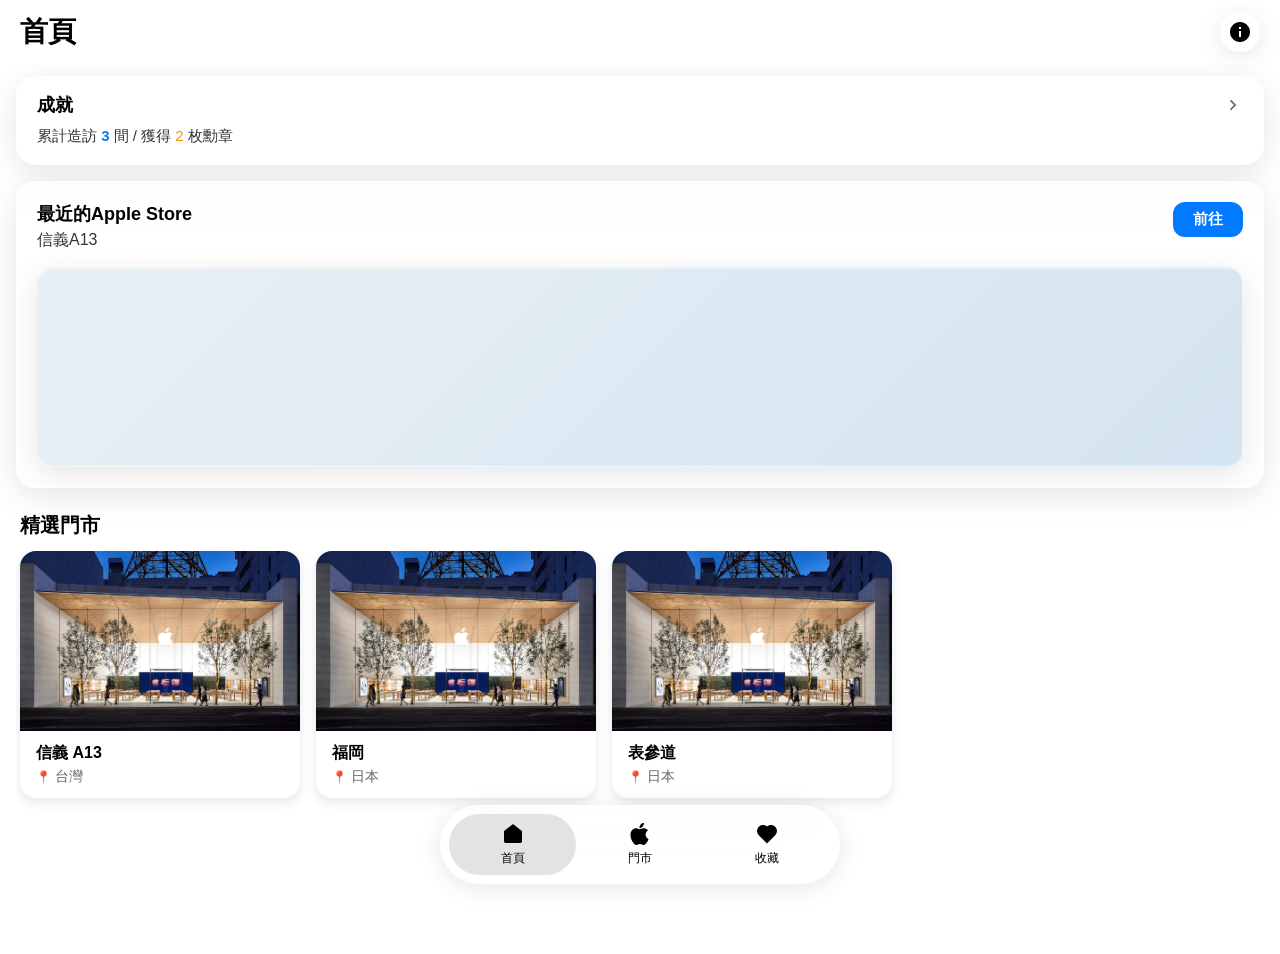
<file: index.html>
<!DOCTYPE html>
<html lang="zh-Hant">
<head>
  <meta charset="UTF-8" />
  <meta name="viewport" content="width=device-width, initial-scale=1.0, user-scalable=no" />
  <meta name="theme-color" content="#ffffff" />
  <meta name="apple-mobile-web-app-capable" content="yes" />
  <meta name="apple-mobile-web-app-status-bar-style" content="default" />
  <meta name="apple-mobile-web-app-title" content="AStore Trip" />
  <title>AStore Trip - 首頁</title>
  <link rel="icon" type="image/png" href="./assets/app_icon.png" />
  <link rel="apple-touch-icon" href="./assets/app_icon.png" />
  <link rel="manifest" href="./manifest.webmanifest" />
  <!-- Google tag (gtag.js) -->
  <script async src="https://www.googletagmanager.com/gtag/js?id=G-KHSHX4ZW1D"></script>
  <script>
    window.dataLayer = window.dataLayer || [];
    function gtag(){dataLayer.push(arguments);}
    gtag('js', new Date());
    gtag('config', 'G-KHSHX4ZW1D');
  </script>
  <link rel="stylesheet" href="./css/base.css" />
  <link rel="stylesheet" href="./css/glass.css" />
  <link rel="stylesheet" href="./css/layout.css" />
  <link rel="stylesheet" href="./css/pwa-update.css" />
  <link rel="stylesheet" href="./css/pwa-install.css" />
</head>
<body>
  <!-- Header -->
  <header class="page-header">
    <h1 class="page-title">首頁</h1>
    <a href="./about.html" class="info-btn" aria-label="資訊">
      <img src="./assets/icon/info.svg" alt="資訊" class="info-icon" />
    </a>
  </header>

  <main class="home-main">
    <!-- 成就卡片 -->
    <section class="achievement-card liquid-glass" onclick="openAchievementsSheet()">
      <div class="achievement-header">
        <span class="achievement-label">成就</span>
        <img src="./assets/icon/arrow_right.svg" alt="前往" class="achievement-arrow" />
      </div>
      <div class="achievement-stats">
        <span>累計造訪 <span class="highlight-blue" id="visitedCount">3</span> 間 / 獲得 <span class="highlight-orange" id="badgeCount">2</span> 枚勳章</span>
      </div>
    </section>

    <!-- 經典產品展示 -->
    <section class="product-showcase" style="display: none;">
      <div class="product-image-wrapper">
        <img id="productImage" src="./assets/placeholders/imac-1998.png" alt="Product" class="product-image" />
      </div>
      <div class="product-info">
        <div id="productYear" class="product-year">1998</div>
        <div id="productName" class="product-name">iMac</div>
      </div>
    </section>

    <!-- 最近的Apple Store -->
    <section class="nearest-store-card liquid-glass">
      <div class="nearest-store-header">
        <div>
          <h3 class="nearest-store-title">最近的Apple Store</h3>
          <p class="nearest-store-subtitle">信義A13</p>
        </div>
        <button class="go-btn">前往</button>
      </div>
      <div class="store-map-container">
        <div class="store-map liquid-glass" id="nearestStoreMapContainer">
          <!-- Google Map iframe 將由 JavaScript 動態生成 -->
        </div>
      </div>
    </section>

    <!-- 精選門市 -->
    <section class="featured-stores">
      <h3 class="featured-stores-title">精選門市</h3>
      <div class="featured-stores-scroll" id="featuredList">
        <div class="featured-store-card">
          <img src="./assets/placeholders/store-1.jpg" alt="信義 A13" />
          <div class="featured-store-info">
            <h4>信義 A13</h4>
            <p><span class="pin-icon">📍</span> 台灣</p>
          </div>
        </div>
        <div class="featured-store-card">
          <img src="assets/placeholders/store-1.jpg" alt="福岡" />
          <div class="featured-store-info">
            <h4>福岡</h4>
            <p><span class="pin-icon">📍</span> 日本</p>
          </div>
        </div>
        <div class="featured-store-card">
          <img src="assets/placeholders/store-1.jpg" alt="表參道" />
          <div class="featured-store-info">
            <h4>表參道</h4>
            <p><span class="pin-icon">📍</span> 日本</p>
          </div>
        </div>
      </div>
    </section>
  </main>

  <!-- 底部導覽列 -->
  <nav class="bottom-nav liquid-glass">
    <a href="./index.html" class="nav-item active">
      <span class="nav-icon"><img src="./assets/icon/home.svg" alt="首頁" /></span>
      <span class="nav-label">首頁</span>
    </a>
    <a href="./stores.html" class="nav-item">
      <span class="nav-icon"><img src="./assets/icon/apple.svg" alt="門市" /></span>
      <span class="nav-label">門市</span>
    </a>
    <a href="./favorites.html" class="nav-item">
      <span class="nav-icon"><img src="./assets/icon/favorites.svg" alt="收藏" /></span>
      <span class="nav-label">收藏</span>
    </a>
  </nav>

  <script src="./js/data.js"></script>
  <script src="./js/main.js"></script>
  <script src="./js/pwa-update.js"></script>
  <script src="./js/pwa-install.js"></script>
  <script>
    // Register Service Worker for PWA
    if ('serviceWorker' in navigator) {
      window.addEventListener('load', () => {
        navigator.serviceWorker.register('./sw.js')
          .then(reg => console.log('Service Worker registered:', reg))
          .catch(err => console.error('Service Worker registration failed:', err));
      });
    }

    function openAchievementsSheet() {
      window.location.href = './achievements.html';
    }
  </script>
</body>
</html>
</file>
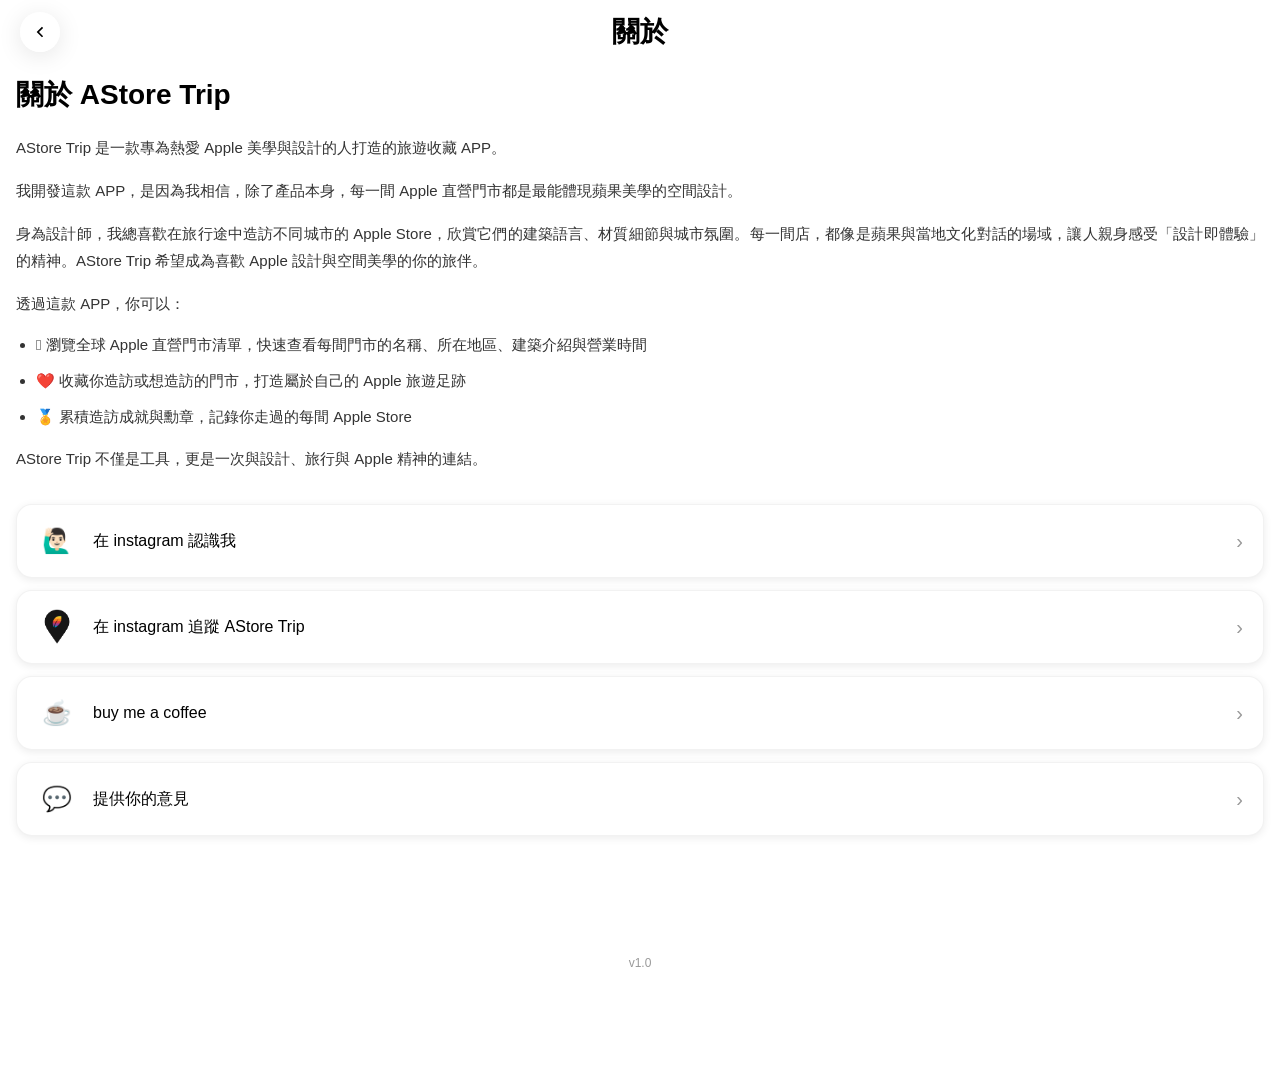
<file: about.html>
<!DOCTYPE html>
<html lang="zh-Hant">
<head>
  <meta charset="UTF-8" />
  <meta name="viewport" content="width=device-width, initial-scale=1.0, user-scalable=no" />
  <meta name="theme-color" content="#ffffff" />
  <meta name="apple-mobile-web-app-capable" content="yes" />
  <meta name="apple-mobile-web-app-status-bar-style" content="default" />
  <meta name="apple-mobile-web-app-title" content="AStore Trip" />
  <title>AStore Trip - 關於</title>
  <link rel="icon" type="image/png" href="./assets/app_icon.png" />
  <link rel="apple-touch-icon" href="./assets/app_icon.png" />
  <link rel="manifest" href="./manifest.webmanifest" />
  <!-- Google tag (gtag.js) -->
  <script async src="https://www.googletagmanager.com/gtag/js?id=G-KHSHX4ZW1D"></script>
  <script>
    window.dataLayer = window.dataLayer || [];
    function gtag(){dataLayer.push(arguments);}
    gtag('js', new Date());
    gtag('config', 'G-KHSHX4ZW1D');
  </script>
  <link rel="stylesheet" href="./css/base.css" />
  <link rel="stylesheet" href="./css/glass.css" />
  <link rel="stylesheet" href="./css/layout.css" />
  <link rel="stylesheet" href="./css/pwa-update.css" />
  <link rel="stylesheet" href="./css/pwa-install.css" />
</head>
<body>
  <!-- Header -->
  <header class="page-header">
    <a class="back-btn" href="./index.html" aria-label="返回">
      <img src="./assets/icon/arrow_left.svg" alt="返回" class="back-icon" />
    </a>
    <h1 class="page-title" style="flex: 1; text-align: center;">關於</h1>
    <div style="width: 40px;"></div> <!-- 占位，保持标题居中 -->
  </header>

  <main class="about-main">
    <!-- 關於 AStore Trip -->
    <section class="about-section">
      <h2 class="about-title">關於 AStore Trip</h2>
      <div class="about-content">
        <p>AStore Trip 是一款專為熱愛 Apple 美學與設計的人打造的旅遊收藏 APP。</p>
        <p>我開發這款 APP，是因為我相信，除了產品本身，每一間 Apple 直營門市都是最能體現蘋果美學的空間設計。</p>
        <p>身為設計師，我總喜歡在旅行途中造訪不同城市的 Apple Store，欣賞它們的建築語言、材質細節與城市氛圍。每一間店，都像是蘋果與當地文化對話的場域，讓人親身感受「設計即體驗」的精神。AStore Trip 希望成為喜歡 Apple 設計與空間美學的你的旅伴。</p>
        <p>透過這款 APP，你可以：</p>
        <ul class="about-features">
          <li> 瀏覽全球 Apple 直營門市清單，快速查看每間門市的名稱、所在地區、建築介紹與營業時間</li>
          <li>❤️ 收藏你造訪或想造訪的門市，打造屬於自己的 Apple 旅遊足跡</li>
          <li>🏅 累積造訪成就與勳章，記錄你走過的每間 Apple Store</li>
        </ul>
        <p>AStore Trip 不僅是工具，更是一次與設計、旅行與 Apple 精神的連結。</p>
      </div>
    </section>

    <!-- 外部連結 -->
    <section class="about-links">
      <a href="https://instagram.com/jerry10jerry10" target="_blank" rel="noopener" class="link-card">
        <div class="link-icon">🙋🏻‍♂️</div>
        <div class="link-content">
          <h3 class="link-title">在 instagram 認識我</h3>
        </div>
        <div class="link-arrow">›</div>
      </a>
      <a href="https://www.instagram.com/astoretrip" target="_blank" rel="noopener" class="link-card">
        <div class="link-icon">
          <img src="./assets/app_icon.png" alt="AStore Trip" width="40" height="40" />
        </div>
        <div class="link-content">
          <h3 class="link-title">在 instagram 追蹤 AStore Trip</h3>
        </div>
        <div class="link-arrow">›</div>
      </a>
      <a href="https://buymeacoffee.com/jerryjhang" target="_blank" rel="noopener" class="link-card">
        <div class="link-icon">☕</div>
        <div class="link-content">
          <h3 class="link-title">buy me a coffee</h3>
        </div>
        <div class="link-arrow">›</div>
      </a>
      <a href="https://forms.gle/gA3AZcMZrPBkQu5i9" target="_blank" rel="noopener" class="link-card">
        <div class="link-icon">💬</div>
        <div class="link-content">
          <h3 class="link-title">提供你的意見</h3>
        </div>
        <div class="link-arrow">›</div>
      </a>
    </section>
  </main>

  <!-- 版本號 -->
  <div class="app-version" id="appVersion"></div>

  <script src="./js/data.js"></script>
  <script src="./js/pwa-update.js"></script>
  <script src="./js/pwa-install.js"></script>
  <script>
    // Register Service Worker for PWA
    if ('serviceWorker' in navigator) {
      window.addEventListener('load', () => {
        navigator.serviceWorker.register('./sw.js')
          .then(reg => console.log('Service Worker registered:', reg))
          .catch(err => console.error('Service Worker registration failed:', err));
      });
    }

    // 顯示版本號
    async function displayVersion() {
      try {
        const response = await fetch('./sw.js');
        const text = await response.text();
        const versionMatch = text.match(/const APP_VERSION = ['"]([^'"]+)['"]/);
        if (versionMatch && versionMatch[1]) {
          const versionEl = document.getElementById('appVersion');
          if (versionEl) {
            versionEl.textContent = versionMatch[1];
          }
        }
      } catch (error) {
        console.error('Failed to load version:', error);
        // 如果無法讀取，使用默認值
        const versionEl = document.getElementById('appVersion');
        if (versionEl) {
          versionEl.textContent = 'v1.0';
        }
      }
    }

    displayVersion();
  </script>
</body>
</html>
</file>
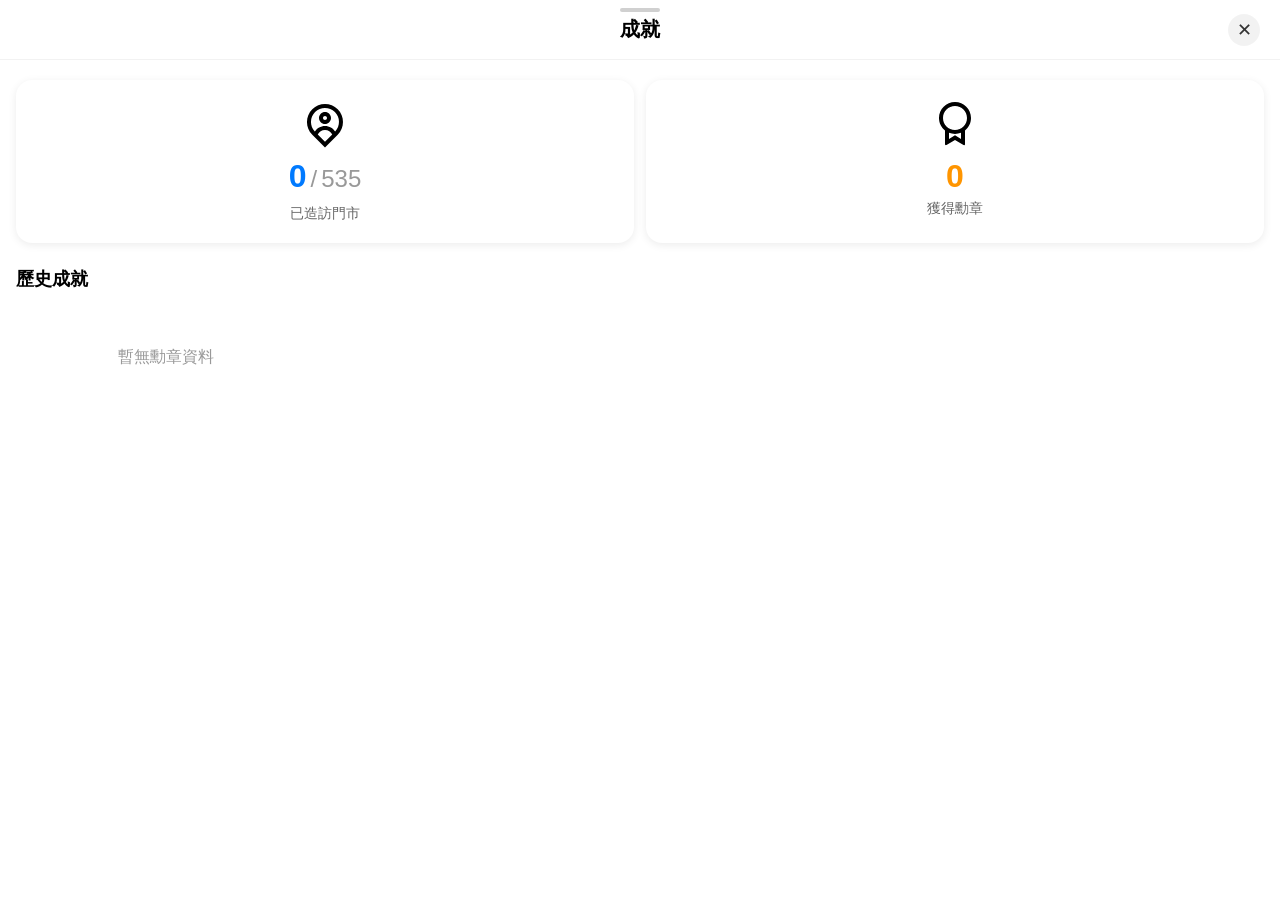
<file: achievements.html>
<!DOCTYPE html>
<html lang="zh-Hant">
<head>
  <meta charset="UTF-8" />
  <meta name="viewport" content="width=device-width, initial-scale=1.0, user-scalable=no" />
  <meta name="theme-color" content="#ffffff" />
  <meta name="apple-mobile-web-app-capable" content="yes" />
  <meta name="apple-mobile-web-app-status-bar-style" content="default" />
  <meta name="apple-mobile-web-app-title" content="AStore Trip" />
  <title>AStore Trip - 成就</title>
  <link rel="icon" type="image/png" href="./assets/app_icon.png" />
  <link rel="apple-touch-icon" href="./assets/app_icon.png" />
  <link rel="manifest" href="./manifest.webmanifest" />
  <!-- Google tag (gtag.js) -->
  <script async src="https://www.googletagmanager.com/gtag/js?id=G-KHSHX4ZW1D"></script>
  <script>
    window.dataLayer = window.dataLayer || [];
    function gtag(){dataLayer.push(arguments);}
    gtag('js', new Date());
    gtag('config', 'G-KHSHX4ZW1D');
  </script>
  <link rel="stylesheet" href="./css/base.css" />
  <link rel="stylesheet" href="./css/glass.css" />
  <link rel="stylesheet" href="./css/layout.css" />
  <link rel="stylesheet" href="./css/pwa-update.css" />
  <link rel="stylesheet" href="./css/pwa-install.css" />
</head>
<body>
  <!-- Sheet 背景遮罩 -->
  <div class="sheet-backdrop" id="sheetBackdrop"></div>

  <!-- Sheet 容器 -->
  <div class="achievement-sheet" id="achievementSheet">
    <!-- Sheet Header -->
    <div class="sheet-header">
      <div class="sheet-handle"></div>
      <h1 class="sheet-title">成就</h1>
      <button class="sheet-close-btn" id="sheetCloseBtn" aria-label="關閉">
        <span class="close-icon">✕</span>
      </button>
    </div>

    <main class="achievements-main">
      <!-- 成就統計卡片 -->
      <section class="achievement-summary">
        <div class="summary-cards">
          <div class="summary-card">
            <div class="summary-icon">
              <img src="./assets/icon/Checkin.svg" alt="已造訪門市" />
            </div>
            <div class="summary-number-row">
              <div class="summary-card__number highlight-blue" id="achVisitedCount">3</div>
              <div class="summary-card__divider">/</div>
              <div class="summary-card__total">535</div>
            </div>
            <div class="summary-card__label">已造訪門市</div>
          </div>
          <div class="summary-card">
            <div class="summary-icon">
              <img src="./assets/icon/Achievement.svg" alt="獲得勳章" />
            </div>
            <div class="summary-card__number highlight-orange" id="achBadgeCount">2</div>
            <div class="summary-card__label">獲得勳章</div>
          </div>
        </div>
      </section>

      <!-- 歷史成就 -->
      <section class="historical-achievements">
        <h2 class="section-title">歷史成就</h2>
        <div class="country-flags-grid" id="countryFlagsGrid">
          <!-- Loading 狀態 -->
          <div class="medals-loading" id="medalsLoading">
            <div class="loading-spinner"></div>
            <div class="loading-text">載入中...</div>
          </div>
          <!-- 勳章將由 JavaScript 動態生成 -->
        </div>
      </section>
    </main>
  </div>

  <script src="./js/data.js"></script>
  <script src="./js/achievements.js"></script>
  <script src="./js/pwa-update.js"></script>
  <script src="./js/pwa-install.js"></script>
  <script>
    // Sheet 動畫和關閉功能
    document.addEventListener('DOMContentLoaded', () => {
      const sheet = document.getElementById('achievementSheet');
      const backdrop = document.getElementById('sheetBackdrop');
      const closeBtn = document.getElementById('sheetCloseBtn');

      // 顯示 sheet（從下往上動畫）
      setTimeout(() => {
        sheet.classList.add('show');
        backdrop.classList.add('show');
      }, 10);

      // 關閉 sheet
      function closeSheet() {
        sheet.classList.remove('show');
        backdrop.classList.remove('show');
        setTimeout(() => {
          window.history.back();
        }, 300);
      }

      if (closeBtn) {
        closeBtn.addEventListener('click', closeSheet);
      }

      if (backdrop) {
        backdrop.addEventListener('click', closeSheet);
      }

      // 初始化頁面
      if (window.AchievementsPage) {
        window.AchievementsPage.init();
      }

      // Register Service Worker for PWA
      if ('serviceWorker' in navigator) {
        navigator.serviceWorker.register('./sw.js')
          .then(reg => console.log('Service Worker registered:', reg))
          .catch(err => console.error('Service Worker registration failed:', err));
      }
    });
  </script>
</body>
</html>
</file>
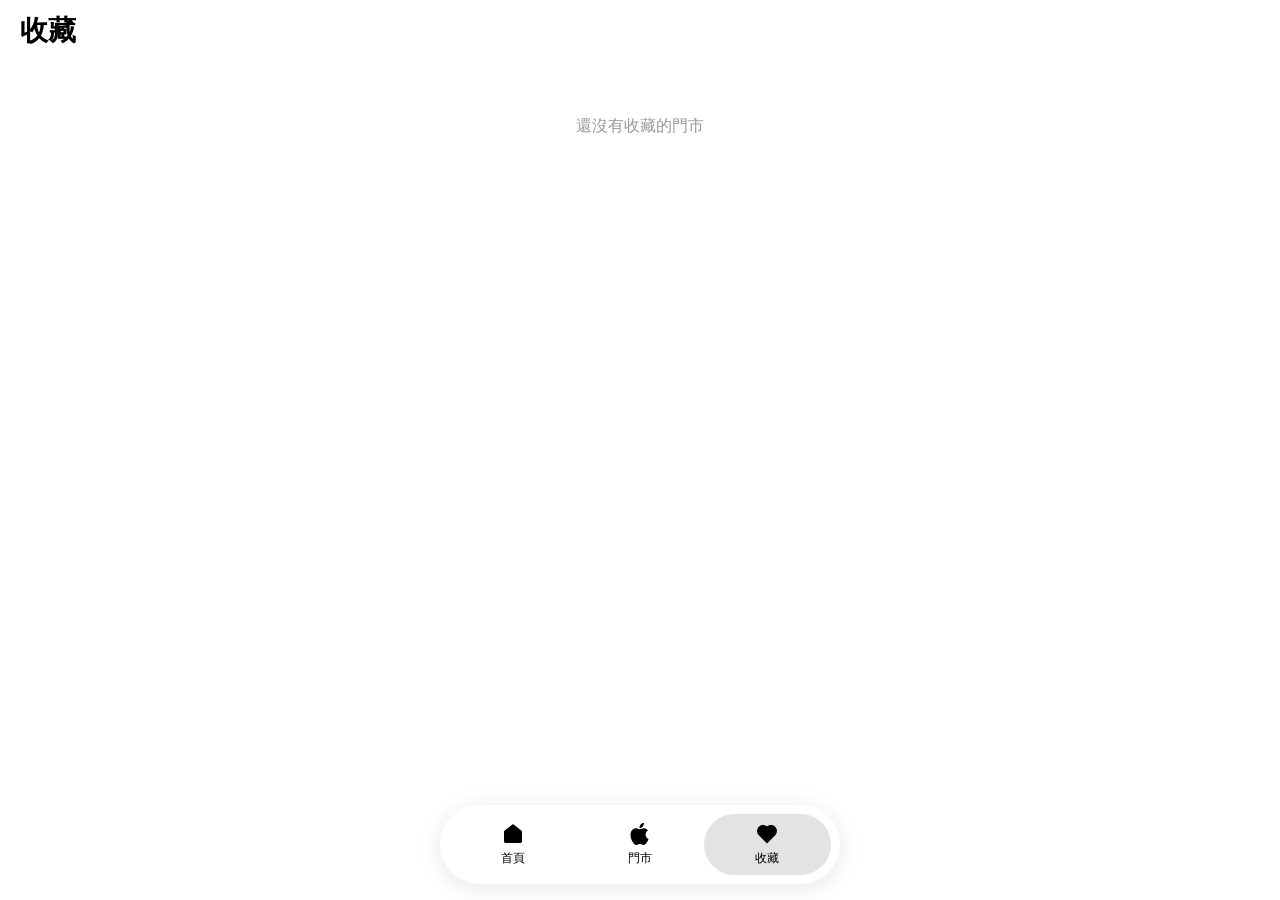
<file: favorites.html>
<!DOCTYPE html>
<html lang="zh-Hant">
<head>
  <meta charset="UTF-8" />
  <meta name="viewport" content="width=device-width, initial-scale=1.0, user-scalable=no" />
  <meta name="theme-color" content="#ffffff" />
  <meta name="apple-mobile-web-app-capable" content="yes" />
  <meta name="apple-mobile-web-app-status-bar-style" content="default" />
  <meta name="apple-mobile-web-app-title" content="AStore Trip" />
  <title>AStore Trip - 收藏</title>
  <link rel="icon" type="image/png" href="./assets/app_icon.png" />
  <link rel="apple-touch-icon" href="./assets/app_icon.png" />
  <link rel="manifest" href="./manifest.webmanifest" />
  <!-- Google tag (gtag.js) -->
  <script async src="https://www.googletagmanager.com/gtag/js?id=G-KHSHX4ZW1D"></script>
  <script>
    window.dataLayer = window.dataLayer || [];
    function gtag(){dataLayer.push(arguments);}
    gtag('js', new Date());
    gtag('config', 'G-KHSHX4ZW1D');
  </script>
  <link rel="stylesheet" href="./css/base.css" />
  <link rel="stylesheet" href="./css/glass.css" />
  <link rel="stylesheet" href="./css/layout.css" />
  <link rel="stylesheet" href="./css/pwa-update.css" />
  <link rel="stylesheet" href="./css/pwa-install.css" />
</head>
<body>
  <!-- Header -->
  <header class="page-header">
    <h1 class="page-title">收藏</h1>
  </header>

  <main class="favorites-main">
    <!-- 收藏門市列表 -->
    <div class="favorites-grid" id="favoritesGrid">
      <!-- 門市卡片將由 JavaScript 動態生成 -->
    </div>
  </main>

  <!-- 底部導覽列 -->
  <nav class="bottom-nav liquid-glass">
    <a href="./index.html" class="nav-item">
      <span class="nav-icon"><img src="./assets/icon/home.svg" alt="首頁" /></span>
      <span class="nav-label">首頁</span>
    </a>
    <a href="./stores.html" class="nav-item">
      <span class="nav-icon"><img src="./assets/icon/apple.svg" alt="門市" /></span>
      <span class="nav-label">門市</span>
    </a>
    <a href="./favorites.html" class="nav-item active">
      <span class="nav-icon"><img src="./assets/icon/favorites.svg" alt="收藏" /></span>
      <span class="nav-label">收藏</span>
    </a>
  </nav>

  <script src="./js/data.js"></script>
  <script src="./js/favorites.js"></script>
  <script src="./js/pwa-update.js"></script>
  <script src="./js/pwa-install.js"></script>
  <script>
    // Register Service Worker for PWA
    if ('serviceWorker' in navigator) {
      window.addEventListener('load', () => {
        navigator.serviceWorker.register('./sw.js')
          .then(reg => console.log('Service Worker registered:', reg))
          .catch(err => console.error('Service Worker registration failed:', err));
      });
    }
  </script>
</body>
</html>
</file>
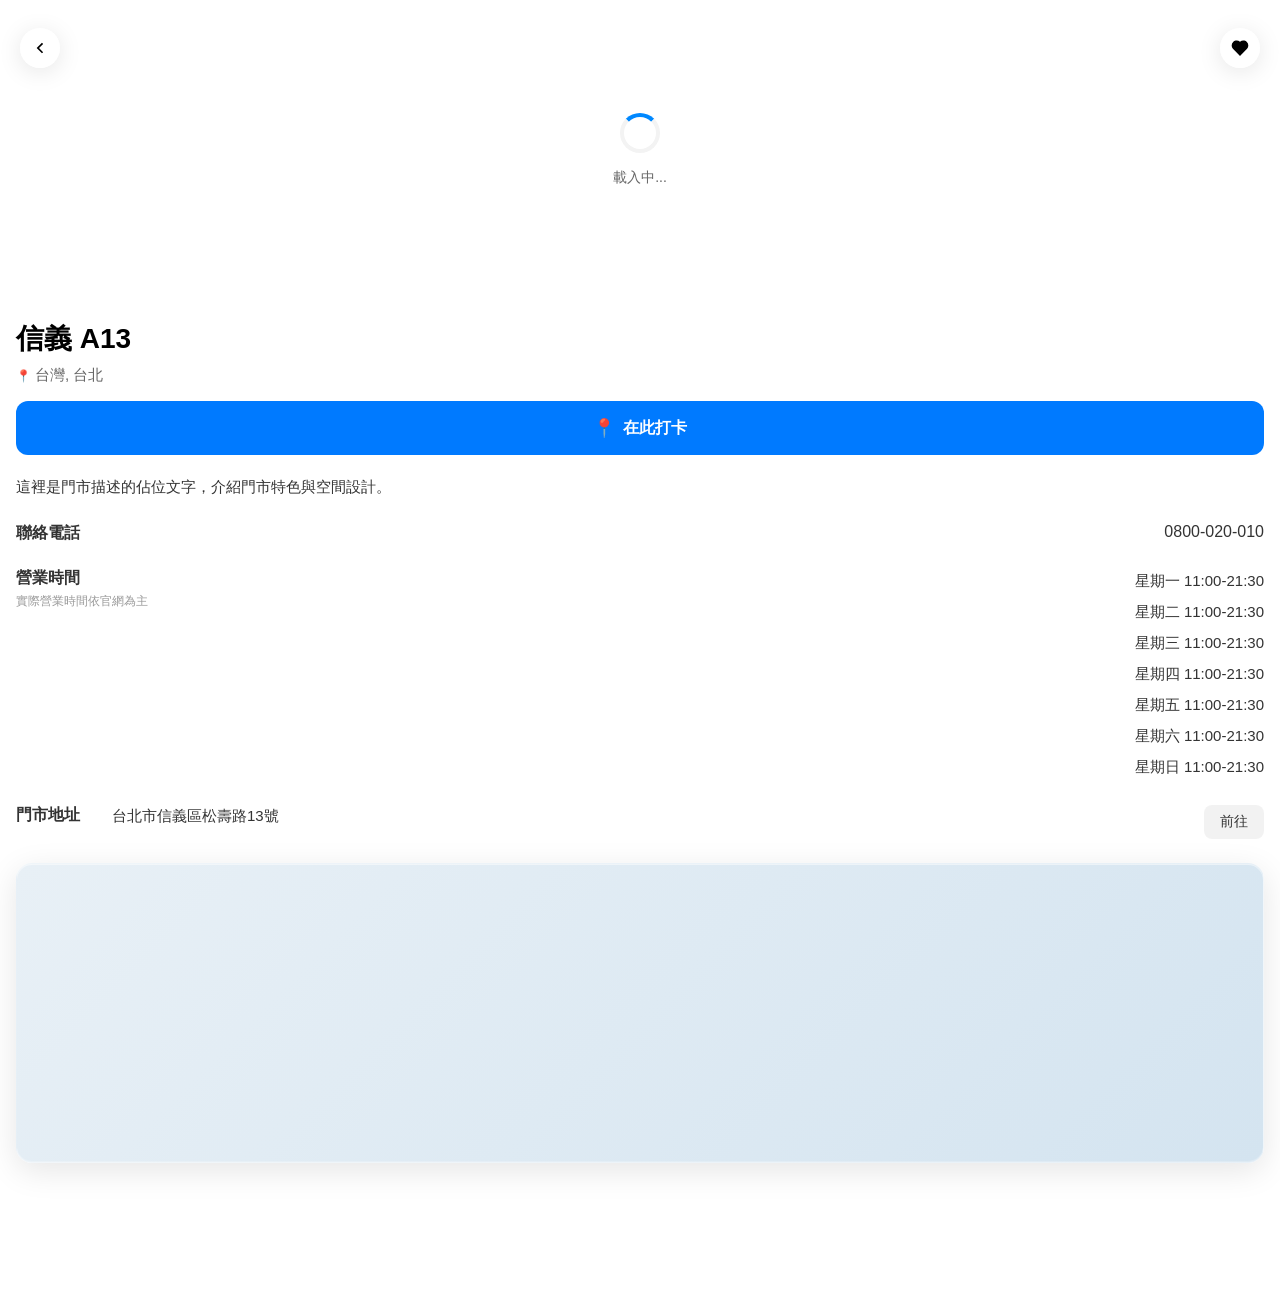
<file: storepage.html>
<!DOCTYPE html>
<html lang="zh-Hant">
<head>
  <meta charset="UTF-8" />
  <meta name="viewport" content="width=device-width, initial-scale=1.0, user-scalable=no" />
  <meta name="theme-color" content="#ffffff" />
  <meta name="apple-mobile-web-app-capable" content="yes" />
  <meta name="apple-mobile-web-app-status-bar-style" content="default" />
  <meta name="apple-mobile-web-app-title" content="AStore Trip" />
  <title>AStore Trip - 門市資訊</title>
  <link rel="icon" type="image/png" href="./assets/app_icon.png" />
  <link rel="apple-touch-icon" href="./assets/app_icon.png" />
  <link rel="manifest" href="./manifest.webmanifest" />
  <!-- Google tag (gtag.js) -->
  <script async src="https://www.googletagmanager.com/gtag/js?id=G-KHSHX4ZW1D"></script>
  <script>
    window.dataLayer = window.dataLayer || [];
    function gtag(){dataLayer.push(arguments);}
    gtag('js', new Date());
    gtag('config', 'G-KHSHX4ZW1D');
  </script>
  <link rel="stylesheet" href="./css/base.css" />
  <link rel="stylesheet" href="./css/glass.css" />
  <link rel="stylesheet" href="./css/layout.css" />
  <link rel="stylesheet" href="./css/pwa-update.css" />
  <link rel="stylesheet" href="./css/pwa-install.css" />
</head>
<body>
  <!-- Header - 透明效果，覆盖在图片上 -->
  <header class="store-header">
    <a class="back-btn" href="./stores.html" aria-label="返回">
      <img src="./assets/icon/arrow_left.svg" alt="返回" class="back-icon" />
    </a>
    <button class="favorite-header-btn" id="headerFavoriteBtn" aria-label="收藏">
      <img src="./assets/icon/favorites.svg" alt="收藏" class="favorite-icon" id="headerFavoriteIcon" />
    </button>
  </header>

  <main class="storepage-main">
    <!-- Hero 圖輪播 -->
    <section class="store-hero">
      <div class="carousel-container" id="carouselContainer">
        <!-- 圖片區域 Loading 遮罩 -->
        <div class="carousel-loading" id="carouselLoading">
          <div class="loading-spinner"></div>
          <div class="loading-text">載入中...</div>
        </div>
        <div class="carousel-track" id="carouselTrack">
          <!-- 圖片將由 JavaScript 動態生成 -->
        </div>
      </div>
      <div class="carousel-indicators" id="carouselIndicators">
        <!-- 指示器將由 JavaScript 動態生成 -->
      </div>
    </section>

    <!-- 商店名稱和位置 -->
    <section class="store-title-section">
      <h2 id="storeName" class="store-name">信義 A13</h2>
      <p class="store-location">
        <span class="pin-icon">📍</span>
        <span id="storeLocation">台灣, 台北</span>
      </p>
    </section>

    <!-- 打卡按鈕 -->
    <section class="checkin-section">
      <button id="btnCheckin" class="checkin-btn">
        <span class="checkin-icon">📍</span>
        <span class="checkin-text">在此打卡</span>
      </button>
      <div class="checkin-success" id="checkinSuccess" style="display: none;">
        <div class="checkin-success-row">
          <button class="checkin-btn checkin-btn-success">
            <span class="checkin-icon">✓</span>
            <span class="checkin-text">打卡成功</span>
          </button>
          <button id="btnVerifyLocation" class="verify-location-btn" style="display: none;" aria-label="驗證定位">
            <img src="./assets/icon/gpscheck.svg" alt="驗證定位" class="verify-icon" />
          </button>
        </div>
        <p class="checkin-date" id="checkinDate">
          <span id="checkinDateText"></span>
          <img id="verifiedBadge" src="./assets/icon/badge.svg" alt="驗證成功" class="verified-badge" style="display: none;" />
        </p>
      </div>
    </section>

    <!-- Toast 提示 -->
    <div class="toast" id="toast" style="display: none;">
      <span id="toastMessage"></span>
    </div>

    <!-- 恭喜獲得勳章彈窗 -->
    <div class="medal-congrats-modal" id="medalCongratsModal" style="display: none;">
      <div class="medal-congrats-backdrop"></div>
      <div class="medal-congrats-content">
        <h3 class="medal-congrats-title">恭喜獲得新勳章！</h3>
        <div class="medal-congrats-medal" id="medalCongratsMedal">
          <!-- 勳章將由 JavaScript 動態生成 -->
        </div>
        <p class="medal-congrats-name" id="medalCongratsName"></p>
        <div class="medal-congrats-actions">
          <button class="medal-congrats-btn secondary" id="medalCongratsClose">我知道了</button>
          <button class="medal-congrats-btn primary" id="medalCongratsView">查看成就</button>
        </div>
      </div>
    </div>

    <!-- 商店描述 -->
    <section class="store-description">
      <p id="storeDesc">這裡是門市描述的佔位文字，介紹門市特色與空間設計。</p>
    </section>

    <!-- 聯絡電話 -->
    <section class="store-contact">
      <div class="info-row">
        <h3 class="section-label">聯絡電話</h3>
        <p class="contact-phone" id="storePhone">0800-020-010</p>
      </div>
    </section>

    <!-- 營業時間 -->
    <section class="store-hours-section">
      <div class="info-row">
        <div class="section-label-wrapper">
          <h3 class="section-label">營業時間</h3>
          <p class="hours-note">實際營業時間依官網為主</p>
        </div>
        <div class="hours-list" id="storeHours">
          <div class="hours-item">星期一 11:00-21:30</div>
          <div class="hours-item">星期二 11:00-21:30</div>
          <div class="hours-item">星期三 11:00-21:30</div>
          <div class="hours-item">星期四 11:00-21:30</div>
          <div class="hours-item">星期五 11:00-21:30</div>
          <div class="hours-item">星期六 11:00-21:30</div>
          <div class="hours-item">星期日 11:00-21:30</div>
        </div>
      </div>
    </section>

    <!-- 門市地址 -->
    <section class="store-address-section">
      <div class="info-row">
        <h3 class="section-label">門市地址</h3>
        <div class="address-content">
          <p class="store-address" id="storeAddress">台北市信義區松壽路13號</p>
          <a id="btnNavigate" class="navigate-btn" href="#" target="_blank" rel="noopener">前往</a>
        </div>
      </div>
    </section>

    <!-- 地圖 -->
    <section class="store-map-section">
      <div class="store-map liquid-glass" id="storeMapContainer">
        <!-- Google Map iframe 將由 JavaScript 動態生成 -->
      </div>
    </section>
  </main>

  <script src="./js/data.js"></script>
  <script src="./js/storeDetail.js"></script>
  <script src="./js/pwa-update.js"></script>
  <script src="./js/pwa-install.js"></script>
  <script>
    // Register Service Worker for PWA
    if ('serviceWorker' in navigator) {
      window.addEventListener('load', () => {
        navigator.serviceWorker.register('./sw.js')
          .then(reg => console.log('Service Worker registered:', reg))
          .catch(err => console.error('Service Worker registration failed:', err));
      });
    }

    if (window.StoreDetailPage) {
      window.StoreDetailPage.init();
    }
  </script>
</body>
</html>
</file>
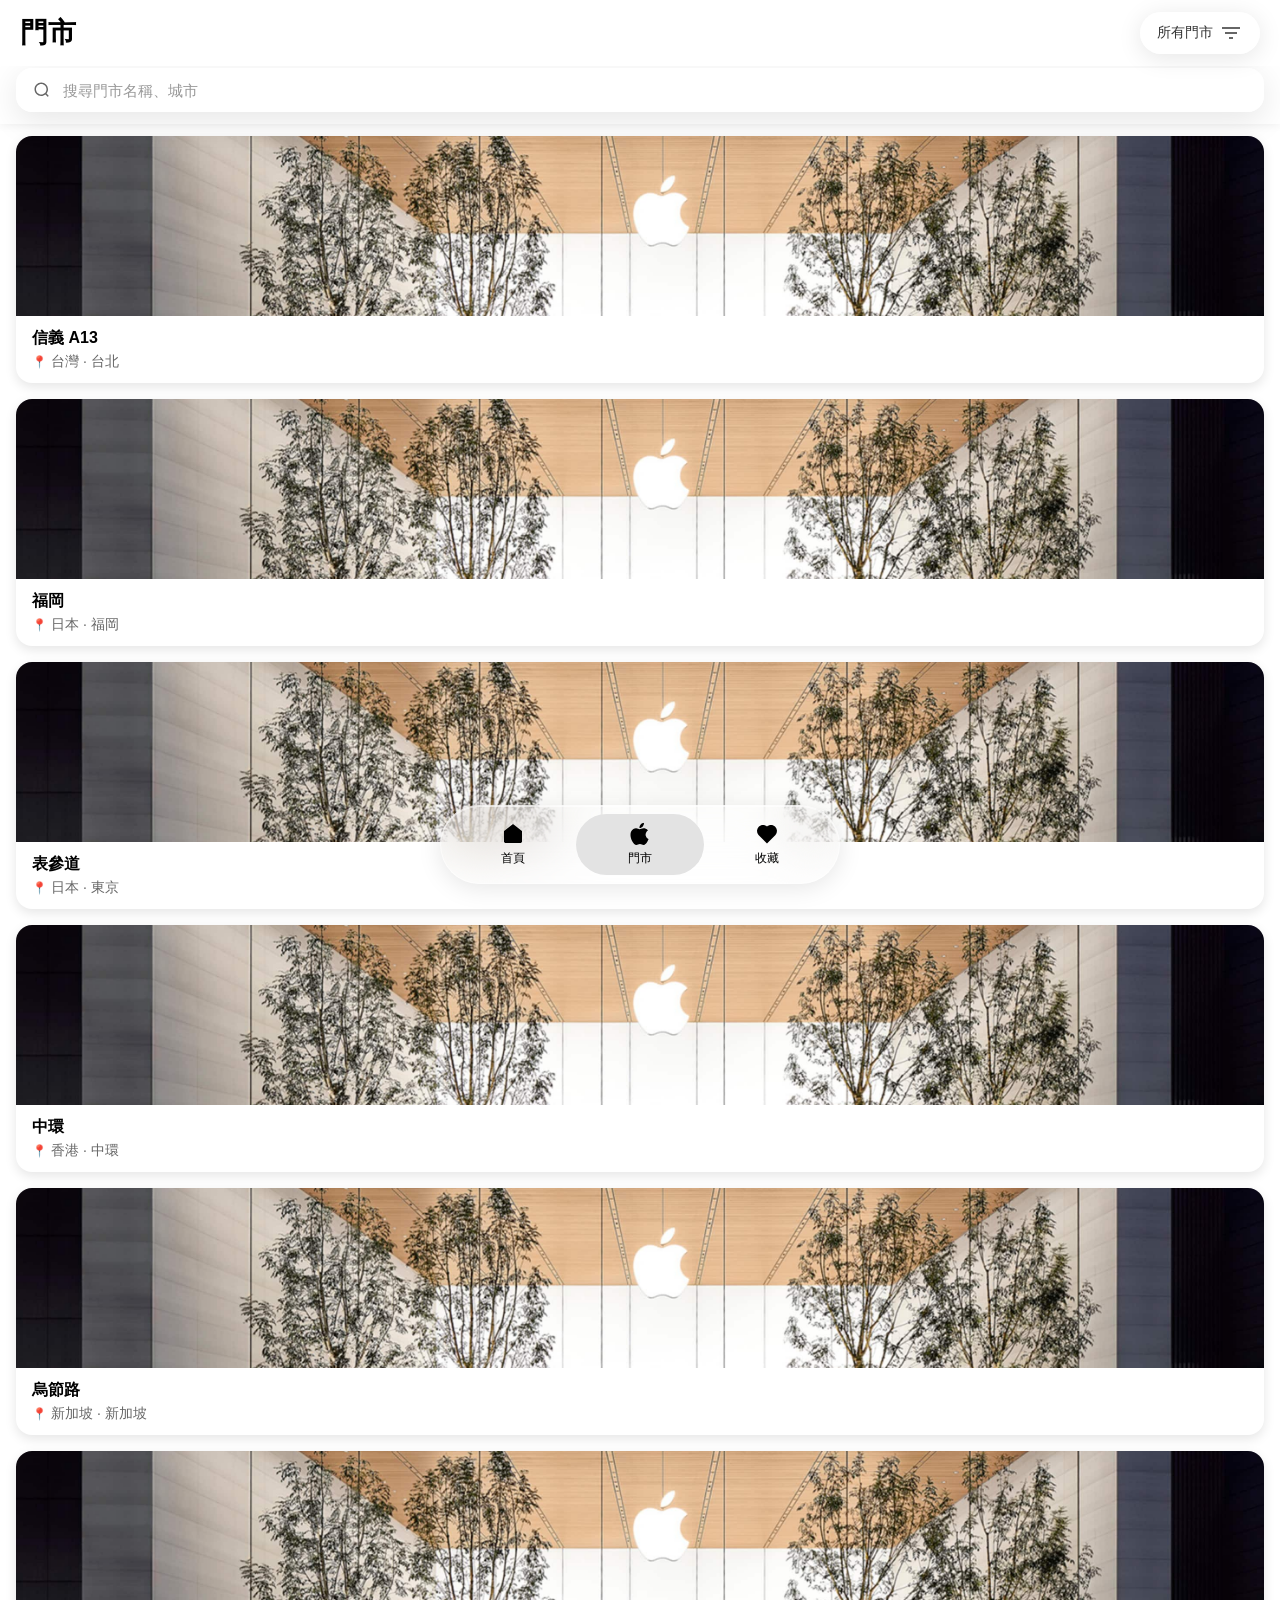
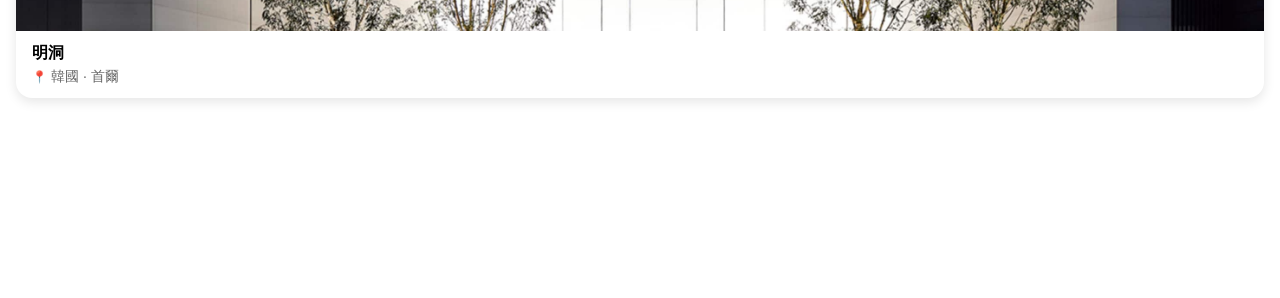
<file: stores.html>
<!DOCTYPE html>
<html lang="zh-Hant">
<head>
  <meta charset="UTF-8" />
  <meta name="viewport" content="width=device-width, initial-scale=1.0, user-scalable=no" />
  <meta name="theme-color" content="#ffffff" />
  <meta name="apple-mobile-web-app-capable" content="yes" />
  <meta name="apple-mobile-web-app-status-bar-style" content="default" />
  <meta name="apple-mobile-web-app-title" content="AStore Trip" />
  <title>AStore Trip - 門市</title>
  <link rel="icon" type="image/png" href="./assets/app_icon.png" />
  <link rel="apple-touch-icon" href="./assets/app_icon.png" />
  <link rel="manifest" href="./manifest.webmanifest" />
  <!-- Google tag (gtag.js) -->
  <script async src="https://www.googletagmanager.com/gtag/js?id=G-KHSHX4ZW1D"></script>
  <script>
    window.dataLayer = window.dataLayer || [];
    function gtag(){dataLayer.push(arguments);}
    gtag('js', new Date());
    gtag('config', 'G-KHSHX4ZW1D');
  </script>
  <link rel="stylesheet" href="./css/base.css" />
  <link rel="stylesheet" href="./css/glass.css" />
  <link rel="stylesheet" href="./css/layout.css" />
  <link rel="stylesheet" href="./css/pwa-update.css" />
  <link rel="stylesheet" href="./css/pwa-install.css" />
</head>
<body>
  <!-- Header -->
  <header class="page-header">
    <h1 class="page-title">門市</h1>
    <div class="header-actions">
      <button class="filter-btn" id="filterBtn" aria-label="篩選">
        <span class="filter-text">所有門市</span>
        <img src="./assets/icon/filter.svg" alt="篩選" class="filter-icon" />
      </button>
      <!-- 下拉選單 -->
      <div class="filter-dropdown" id="filterDropdown">
        <div class="dropdown-item active" data-region="all">
          <span>所有門市</span>
          <span class="check-icon">✓</span>
        </div>
        <div class="dropdown-item" data-region="tw">
          <span>台灣</span>
          <span class="check-icon" style="display: none;">✓</span>
        </div>
        <div class="dropdown-item" data-region="au">
          <span>澳洲</span>
          <span class="check-icon" style="display: none;">✓</span>
        </div>
        <div class="dropdown-item" data-region="at">
          <span>奧地利</span>
          <span class="check-icon" style="display: none;">✓</span>
        </div>
        <div class="dropdown-item" data-region="be">
          <span>比利時</span>
          <span class="check-icon" style="display: none;">✓</span>
        </div>
        <div class="dropdown-item" data-region="br">
          <span>巴西</span>
          <span class="check-icon" style="display: none;">✓</span>
        </div>
        <div class="dropdown-item" data-region="ca">
          <span>加拿大</span>
          <span class="check-icon" style="display: none;">✓</span>
        </div>
        <div class="dropdown-item" data-region="cn">
          <span>中國大陸</span>
          <span class="check-icon" style="display: none;">✓</span>
        </div>
        <div class="dropdown-item" data-region="fr">
          <span>法國</span>
          <span class="check-icon" style="display: none;">✓</span>
        </div>
        <div class="dropdown-item" data-region="de">
          <span>德國</span>
          <span class="check-icon" style="display: none;">✓</span>
        </div>
        <div class="dropdown-item" data-region="hk">
          <span>香港</span>
          <span class="check-icon" style="display: none;">✓</span>
        </div>
        <div class="dropdown-item" data-region="in">
          <span>印度</span>
          <span class="check-icon" style="display: none;">✓</span>
        </div>
        <div class="dropdown-item" data-region="it">
          <span>義大利</span>
          <span class="check-icon" style="display: none;">✓</span>
        </div>
        <div class="dropdown-item" data-region="jp">
          <span>日本</span>
          <span class="check-icon" style="display: none;">✓</span>
        </div>
        <div class="dropdown-item" data-region="mo">
          <span>澳門</span>
          <span class="check-icon" style="display: none;">✓</span>
        </div>
        <div class="dropdown-item" data-region="my">
          <span>馬來西亞</span>
          <span class="check-icon" style="display: none;">✓</span>
        </div>
        <div class="dropdown-item" data-region="mx">
          <span>墨西哥</span>
          <span class="check-icon" style="display: none;">✓</span>
        </div>
        <div class="dropdown-item" data-region="nl">
          <span>荷蘭</span>
          <span class="check-icon" style="display: none;">✓</span>
        </div>
        <div class="dropdown-item" data-region="sg">
          <span>新加坡</span>
          <span class="check-icon" style="display: none;">✓</span>
        </div>
        <div class="dropdown-item" data-region="kr">
          <span>南韓</span>
          <span class="check-icon" style="display: none;">✓</span>
        </div>
        <div class="dropdown-item" data-region="es">
          <span>西班牙</span>
          <span class="check-icon" style="display: none;">✓</span>
        </div>
        <div class="dropdown-item" data-region="se">
          <span>瑞典</span>
          <span class="check-icon" style="display: none;">✓</span>
        </div>
        <div class="dropdown-item" data-region="ch">
          <span>瑞士</span>
          <span class="check-icon" style="display: none;">✓</span>
        </div>
        <div class="dropdown-item" data-region="th">
          <span>泰國</span>
          <span class="check-icon" style="display: none;">✓</span>
        </div>
        <div class="dropdown-item" data-region="tr">
          <span>土耳其</span>
          <span class="check-icon" style="display: none;">✓</span>
        </div>
        <div class="dropdown-item" data-region="ae">
          <span>阿拉伯聯合大公國</span>
          <span class="check-icon" style="display: none;">✓</span>
        </div>
        <div class="dropdown-item" data-region="us">
          <span>美國</span>
          <span class="check-icon" style="display: none;">✓</span>
        </div>
        <div class="dropdown-item" data-region="gb">
          <span>英國</span>
          <span class="check-icon" style="display: none;">✓</span>
        </div>
      </div>
    </div>
  </header>

  <main class="stores-main">
    <!-- 搜尋欄 -->
    <div class="search-container">
      <div class="search-bar liquid-glass">
        <img src="./assets/icon/search.svg" alt="搜尋" class="search-icon" />
        <input 
          type="text" 
          id="storeSearch" 
          class="search-input" 
          placeholder="搜尋門市名稱、城市"
        />
      </div>
    </div>

    <!-- 商店列表 -->
    <div class="stores-list-container">
      <!-- Loading 狀態 -->
      <div class="stores-loading" id="storesLoading">
        <div class="loading-spinner"></div>
        <div class="loading-text">載入中...</div>
      </div>
      <div class="stores-list" id="storesList" style="display: none;">
        <!-- 商店卡片將由 JavaScript 動態生成 -->
      </div>
    </div>
  </main>

  <!-- 底部導覽列 -->
  <nav class="bottom-nav liquid-glass">
    <a href="./index.html" class="nav-item">
      <span class="nav-icon"><img src="./assets/icon/home.svg" alt="首頁" /></span>
      <span class="nav-label">首頁</span>
    </a>
    <a href="./stores.html" class="nav-item active">
      <span class="nav-icon"><img src="./assets/icon/apple.svg" alt="門市" /></span>
      <span class="nav-label">門市</span>
    </a>
    <a href="./favorites.html" class="nav-item">
      <span class="nav-icon"><img src="./assets/icon/favorites.svg" alt="收藏" /></span>
      <span class="nav-label">收藏</span>
    </a>
  </nav>

  <script src="./js/data.js"></script>
  <script src="./js/stores.js"></script>
  <script src="./js/pwa-update.js"></script>
  <script src="./js/pwa-install.js"></script>
  <script>
    // 初始化頁面
    document.addEventListener('DOMContentLoaded', async () => {
      if (window.StoresPage) {
        await window.StoresPage.init();
      }
    });

    // 篩選下拉選單功能
    const filterBtn = document.getElementById('filterBtn');
    const filterDropdown = document.getElementById('filterDropdown');
    const filterText = filterBtn.querySelector('.filter-text');

    filterBtn.addEventListener('click', (e) => {
      e.stopPropagation();
      filterDropdown.classList.toggle('show');
    });

    // 點擊外部關閉下拉選單
    document.addEventListener('click', (e) => {
      if (!filterBtn.contains(e.target) && !filterDropdown.contains(e.target)) {
        filterDropdown.classList.remove('show');
      }
    });

    // 選擇地區
    const dropdownItems = filterDropdown.querySelectorAll('.dropdown-item');
    dropdownItems.forEach(item => {
      item.addEventListener('click', () => {
        // 移除所有 active 类和勾勾显示
        dropdownItems.forEach(i => {
          i.classList.remove('active');
          const checkIcon = i.querySelector('.check-icon');
          if (checkIcon) checkIcon.style.display = 'none';
        });
        
        // 添加 active 类到选中的项
        item.classList.add('active');
        const checkIcon = item.querySelector('.check-icon');
        if (checkIcon) checkIcon.style.display = 'inline';
        
        const region = item.getAttribute('data-region');
        const itemText = item.querySelector('span:first-child').textContent.trim();
        filterText.textContent = itemText;
        filterDropdown.classList.remove('show');
        
        // 觸發篩選
        if (window.StoresPage && window.StoresPage.filterByRegion) {
          window.StoresPage.filterByRegion(region);
        }
      });
    });

    // Register Service Worker for PWA
    if ('serviceWorker' in navigator) {
      window.addEventListener('load', () => {
        navigator.serviceWorker.register('./sw.js')
          .then(reg => console.log('Service Worker registered:', reg))
          .catch(err => console.error('Service Worker registration failed:', err));
      });
    }
  </script>
</body>
</html>
</file>
<file: css/base.css>
* { box-sizing: border-box; margin: 0; padding: 0; font-family: -apple-system, BlinkMacSystemFont, "Helvetica Neue", sans-serif; }
body {
  background: #ffffff;
  color: #333;
  min-height: 100vh;
  padding-bottom: 80px;
  position: relative;
}
img { max-width: 100%; border-radius: 12px; }
a { text-decoration: none; color: inherit; }
h1, h2, h3 { margin-bottom: 8px; }
</file>
<file: css/glass.css>
.glass {
  background: rgba(255, 255, 255, 0.18);
  backdrop-filter: blur(16px) saturate(120%);
  -webkit-backdrop-filter: blur(16px) saturate(120%);
  border: 1px solid rgba(255, 255, 255, 0.28);
  border-radius: 18px;
  box-shadow: 0 4px 20px rgba(0, 0, 0, 0.1);
  padding: 12px;
  margin: 8px;
}

/* Liquid Glass 效果 - 更強烈的玻璃擬物風格 */
.liquid-glass {
  background: rgba(255, 255, 255, 0.25);
  backdrop-filter: blur(20px) saturate(180%);
  -webkit-backdrop-filter: blur(20px) saturate(180%);
  border: 1px solid rgba(255, 255, 255, 0.4);
  border-radius: 20px;
  box-shadow: 
    0 8px 32px rgba(0, 0, 0, 0.1),
    inset 0 1px 0 rgba(255, 255, 255, 0.5),
    inset 0 -1px 0 rgba(255, 255, 255, 0.2);
  position: relative;
  overflow: hidden;
}

.liquid-glass::before {
  content: '';
  position: absolute;
  top: 0;
  left: -100%;
  width: 100%;
  height: 100%;
  background: linear-gradient(
    90deg,
    transparent,
    rgba(255, 255, 255, 0.3),
    transparent
  );
  transition: left 0.5s;
}

.liquid-glass:hover::before {
  left: 100%;
}

/* 底部導覽列的液態玻璃效果 */
.bottom-nav.liquid-glass {
  background: rgba(255, 255, 255, 0.3);
  backdrop-filter: blur(30px) saturate(200%);
  -webkit-backdrop-filter: blur(30px) saturate(200%);
  border: 1px solid rgba(255, 255, 255, 0.5);
  border-radius: 999px;
  box-shadow: 
    0 4px 24px rgba(0, 0, 0, 0.1),
    inset 0 1px 0 rgba(255, 255, 255, 0.6);
}
</file>
<file: css/layout.css>
.header {
  text-align: center;
  position: sticky;
  top: 0;
  padding: 10px 0;
}

/* 狀態列 */
.status-bar {
  display: flex;
  justify-content: space-between;
  align-items: center;
  padding: 8px 20px;
  font-size: 14px;
  font-weight: 600;
  color: #000;
}

.status-icons {
  display: flex;
  gap: 4px;
}

.status-icon {
  font-size: 12px;
}

/* 頁面 Header */
.page-header {
  display: flex;
  justify-content: space-between;
  align-items: center;
  padding: 12px 20px;
  margin-bottom: 0;
  position: fixed;
  top: 0;
  left: 0;
  right: 0;
  background: #ffffff;
  z-index: 200;
  /* 移除陰影 */
}

.page-title {
  font-size: 28px;
  font-weight: 700;
  color: #000;
  margin: 0;
}

.info-btn {
  width: 40px;
  height: 40px;
  display: flex;
  align-items: center;
  justify-content: center;
  background: rgba(255, 255, 255, 0.3);
  backdrop-filter: blur(30px) saturate(200%);
  -webkit-backdrop-filter: blur(30px) saturate(200%);
  border: 1px solid rgba(255, 255, 255, 0.5);
  border-radius: 24px;
  box-shadow: 
    0 4px 24px rgba(0, 0, 0, 0.1),
    inset 0 1px 0 rgba(255, 255, 255, 0.6);
  cursor: pointer;
  transition: all 0.2s;
  padding: 0;
  position: relative;
  overflow: hidden;
  text-decoration: none;
  color: inherit;
}

.info-btn::before {
  content: '';
  position: absolute;
  top: 0;
  left: -100%;
  width: 100%;
  height: 100%;
  background: linear-gradient(
    90deg,
    transparent,
    rgba(255, 255, 255, 0.3),
    transparent
  );
  transition: left 0.5s;
}

.info-btn:hover::before {
  left: 100%;
}

.info-icon {
  width: 24px;
  height: 24px;
  display: inline-block;
  position: relative;
  z-index: 1;
}

.info-icon img,
.info-icon svg {
  width: 100%;
  height: 100%;
  object-fit: contain;
}

.chevron {
  font-size: 20px;
  color: #999;
  font-weight: 300;
}

/* 高亮藍色 */
.highlight-blue {
  color: #007AFF;
  font-weight: 600;
}

/* 首頁主內容 */
.home-main {
  padding: 0 16px 20px;
  padding-top: 76px; /* Header 高度約 56px + 12px 間距 + 8px 額外間距 */
}

/* 成就卡片 */
.achievement-card {
  padding: 16px 20px;
  margin-bottom: 16px;
  cursor: pointer;
  transition: transform 0.2s, box-shadow 0.2s;
}

.achievement-card:active {
  transform: scale(0.98);
}

.achievement-header {
  display: flex;
  justify-content: space-between;
  align-items: center;
  margin-bottom: 8px;
}

.achievement-label {
  font-size: 18px;
  color: #000;
  font-weight: 700;
}

.achievement-arrow {
  width: 20px;
  height: 20px;
  opacity: 0.6;
}

.achievement-stats {
  font-size: 15px;
  color: #333;
  line-height: 1.5;
}

/* 經典產品展示 */
.product-showcase {
  width: calc(100% + 32px); /* 突破父容器的左右padding，实现满版 */
  margin: 8px -16px 20px -16px; /* 负margin抵消父容器的padding，实现满版 */
  position: relative;
  background: #ffffff;
  display: flex;
  flex-direction: column;
  align-items: center;
}

.product-image-wrapper {
  width: 100%;
  display: flex;
  justify-content: center;
  align-items: center;
  overflow: hidden;
}

.product-image {
  width: 100%;
  height: auto;
  object-fit: cover;
  border-radius: 0;
}

.product-info {
  position: absolute;
  right: 24px;
  top: 50%;
  transform: translateY(-50%);
  display: flex;
  flex-direction: column;
  gap: 4px;
  text-align: right;
}

.product-year {
  font-size: 16px;
  color: #999;
  font-weight: 400;
}

.product-name {
  font-size: 20px;
  color: #333;
  font-weight: 500;
}

/* 最近的Apple Store卡片 */
.nearest-store-card {
  padding: 20px;
  margin-bottom: 24px;
}

.nearest-store-header {
  display: flex;
  justify-content: space-between;
  align-items: flex-start;
  margin-bottom: 16px;
}

.nearest-store-title {
  font-size: 18px;
  font-weight: 700;
  color: #000;
  margin: 0 0 4px 0;
}

.nearest-store-subtitle {
  font-size: 16px;
  color: #333;
  margin: 0;
}

.go-btn {
  background: #007AFF;
  color: white;
  border: none;
  border-radius: 12px;
  padding: 8px 20px;
  font-size: 15px;
  font-weight: 600;
  cursor: pointer;
  transition: background 0.2s;
}

.go-btn:hover {
  background: #0056CC;
}

.go-btn:active {
  transform: scale(0.95);
}

/* 地圖容器 */
.store-map-container {
  margin-top: 12px;
}

.store-map {
  position: relative;
  min-height: 200px;
  background: linear-gradient(135deg, #e8f0f6 0%, #d4e4f0 100%);
  border-radius: 16px;
  padding: 16px;
  overflow: hidden;
}

.store-map-container .store-map {
  padding: 0;
  min-height: 200px;
}

.store-map iframe {
  width: 100%;
  height: 100%;
  min-height: 200px;
  border: none;
  border-radius: 12px;
  display: block;
}

.store-map-container .store-map iframe {
  border-radius: 16px;
  min-height: 200px;
  height: 200px;
}

.map-pin {
  position: absolute;
  top: 40px;
  left: 50%;
  transform: translateX(-50%);
  font-size: 32px;
  z-index: 2;
}

.map-info-bubble {
  position: absolute;
  top: 80px;
  left: 50%;
  transform: translateX(-50%);
  background: white;
  border-radius: 12px;
  padding: 12px;
  box-shadow: 0 4px 12px rgba(0, 0, 0, 0.15);
  z-index: 3;
  min-width: 240px;
  max-width: 90%;
}

.map-info-bubble h4 {
  font-size: 16px;
  font-weight: 600;
  margin: 0 0 6px 0;
  color: #000;
}

.map-address {
  font-size: 13px;
  color: #666;
  margin: 0 0 8px 0;
  line-height: 1.4;
}

.map-rating {
  display: flex;
  align-items: center;
  gap: 6px;
  margin-bottom: 8px;
  font-size: 13px;
}

.rating-stars {
  color: #FFD700;
  font-size: 12px;
}

.rating-score {
  font-weight: 600;
  color: #000;
}

.rating-reviews {
  color: #666;
}

.map-detail-link {
  color: #007AFF;
  font-size: 13px;
  text-decoration: none;
}

.map-detail-link:hover {
  text-decoration: underline;
}

.map-landmarks {
  position: absolute;
  bottom: 12px;
  left: 12px;
  right: 12px;
  display: flex;
  flex-wrap: wrap;
  gap: 6px;
  font-size: 11px;
  color: #666;
}

.landmark {
  background: rgba(255, 255, 255, 0.7);
  padding: 4px 8px;
  border-radius: 8px;
}

/* 精選門市 */
.featured-stores {
  margin-bottom: 40px; /* 增加底部间距，确保卡片阴影有空间展示 */
}

.featured-stores-title {
  font-size: 20px;
  font-weight: 700;
  color: #000;
  margin: 0 0 12px 0;
  padding: 0 4px;
}

.featured-stores-scroll {
  display: flex;
  overflow-x: auto;
  gap: 16px;
  padding: 0 4px 16px 4px; /* 增加底部padding，确保卡片阴影有空间展示 */
  -webkit-overflow-scrolling: touch;
  scrollbar-width: none;
  align-items: center; /* 上下置中 */
  min-height: 240px; /* 设置最小高度，确保有足够空间 */
}

.featured-stores-scroll::-webkit-scrollbar {
  display: none;
}

.featured-store-card {
  min-width: 280px;
  max-width: calc(100vw - 96px); /* 确保右侧能看到部分下一张卡片（左右padding 16px + gap 16px + 右侧露出部分） */
  width: calc(100vw - 96px); /* 在手机上使用视口宽度，确保右侧能看到下一张卡片 */
  flex-shrink: 0;
  border-radius: 16px;
  overflow: hidden;
  background: white;
  box-shadow: 0 4px 12px rgba(0, 0, 0, 0.1);
  cursor: pointer;
  transition: transform 0.2s, box-shadow 0.2s;
  position: relative;
  display: flex;
  flex-direction: column;
}

/* 已打卡成功角标 */
.checkin-badge {
  position: absolute;
  top: 0;
  left: 0;
  width: 0;
  height: 0;
  border-style: solid;
  border-width: 40px 40px 0 0;
  border-color: #34C759 transparent transparent transparent;
  z-index: 10;
  pointer-events: none;
}

.checkin-badge-icon {
  position: absolute;
  top: -36px;
  left: 4px;
  font-size: 18px;
  color: #ffffff;
  font-weight: 600;
  pointer-events: none;
  display: flex;
  align-items: center;
  justify-content: center;
  width: 20px;
  height: 20px;
  line-height: 1;
}

/* 在桌面端使用固定宽度 */
@media (min-width: 768px) {
  .featured-store-card {
    width: 280px;
    max-width: 280px;
  }
}

.featured-store-card:active {
  transform: scale(0.98);
}

.featured-store-card img {
  width: 100%;
  max-width: 100%;
  height: 180px;
  object-fit: cover;
  object-position: center;
  border-radius: 0;
  display: block;
  flex-shrink: 0;
  margin: 0;
  padding: 0;
}

.featured-store-info {
  padding: 12px 16px;
  position: relative;
}

.featured-store-info h4 {
  font-size: 16px;
  font-weight: 600;
  color: #000;
  margin: 0 0 4px 0;
}

.featured-store-info p {
  font-size: 14px;
  color: #666;
  margin: 0;
  display: flex;
  align-items: center;
  gap: 4px;
}

.pin-icon {
  font-size: 12px;
}

/* 底部導覽列 */
.bottom-nav {
  display: flex;
  justify-content: space-around;
  align-items: center;
  position: fixed;
  bottom: 16px;
  left: 50%;
  transform: translateX(-50%);
  width: calc(100% - 32px);
  max-width: 400px;
  padding: 8px;
  z-index: 100;
  border-radius: 999px;
}

.nav-item {
  display: flex;
  flex-direction: column;
  align-items: center;
  justify-content: center;
  gap: 4px;
  padding: 8px 16px;
  border-radius: 999px;
  transition: all 0.2s;
  text-decoration: none;
  color: #000;
  flex: 1;
  min-width: 0;
}

.nav-item.active {
  background: #E3E3E3;
  color: #000;
}

.nav-item.active .nav-icon img,
.nav-item.active .nav-icon svg {
  filter: none;
}

.nav-icon {
  width: 24px;
  height: 24px;
  display: flex;
  align-items: center;
  justify-content: center;
}

.nav-icon img,
.nav-icon svg {
  width: 100%;
  height: 100%;
  object-fit: contain;
}

.nav-label {
  font-size: 12px;
  font-weight: 500;
}

.store-list {
  display: flex;
  overflow-x: auto;
  gap: 12px;
}

.stats {
  display: flex;
  justify-content: space-around;
}

/* 門市頁面主內容 */
.stores-main {
  padding: 0 16px 20px;
  padding-bottom: 100px;
  /* Header 高度約 56px + 搜尋欄高度約 72px (12px*2 padding + 48px search-bar) + 8px 額外間距 = 約 136px */
  padding-top: 136px;
}

/* Header 操作按鈕 */
.header-actions {
  position: relative;
}

.filter-btn {
  display: flex;
  align-items: center;
  gap: 6px;
  background: rgba(255, 255, 255, 0.3);
  backdrop-filter: blur(30px) saturate(200%);
  -webkit-backdrop-filter: blur(30px) saturate(200%);
  border: 1px solid rgba(255, 255, 255, 0.5);
  border-radius: 24px;
  box-shadow: 
    0 4px 24px rgba(0, 0, 0, 0.1),
    inset 0 1px 0 rgba(255, 255, 255, 0.6);
  padding: 8px 16px;
  font-size: 14px;
  cursor: pointer;
  transition: all 0.2s;
  position: relative;
  overflow: hidden;
}

.filter-btn::before {
  content: '';
  position: absolute;
  top: 0;
  left: -100%;
  width: 100%;
  height: 100%;
  background: linear-gradient(
    90deg,
    transparent,
    rgba(255, 255, 255, 0.3),
    transparent
  );
  transition: left 0.5s;
}

.filter-btn:hover::before {
  left: 100%;
}

.filter-text {
  font-size: 14px;
  color: #333;
  font-weight: 500;
  position: relative;
  z-index: 1;
}

.filter-icon {
  width: 24px;
  height: 24px;
  opacity: 0.6;
  position: relative;
  z-index: 1;
}

/* 篩選下拉選單 */
.filter-dropdown {
  position: fixed;
  top: 56px; /* 從 header 下方開始，與搜尋欄重疊 */
  right: 20px; /* 與 header 的 padding 對齊 */
  background: rgba(255, 255, 255, 0.98);
  backdrop-filter: blur(20px);
  -webkit-backdrop-filter: blur(20px);
  border: 1px solid rgba(255, 255, 255, 0.5);
  border-radius: 16px;
  box-shadow: 0 8px 32px rgba(0, 0, 0, 0.2);
  min-width: 180px;
  max-height: 300px;
  padding: 8px;
  z-index: 300; /* 高於搜尋欄 (150) 和 header (200)，確保顯示在最上層 */
  display: none;
  overflow-y: auto;
  overflow-x: hidden;
}

.filter-dropdown.show {
  display: block;
  z-index: 300; /* 確保 show 狀態時也有正確的 z-index */
}

.dropdown-item {
  display: flex;
  justify-content: space-between;
  align-items: center;
  padding: 12px 16px;
  border-radius: 12px;
  cursor: pointer;
  transition: background 0.2s;
  font-size: 15px;
  color: #333;
}

.dropdown-item:hover {
  background: rgba(0, 0, 0, 0.05);
}

.dropdown-item.active {
  background: rgba(0, 122, 255, 0.1);
  color: #007AFF;
}

.check-icon {
  color: #007AFF;
  font-weight: 600;
  font-size: 16px;
}

/* 搜尋欄 */
.search-container {
  margin-bottom: 0;
  position: fixed;
  top: 56px; /* Header 高度約 56px */
  left: 0;
  right: 0;
  padding: 12px 16px;
  background: #ffffff;
  z-index: 150; /* 低於下拉選單的 z-index (300) */
  box-shadow: 0 2px 8px rgba(0, 0, 0, 0.05);
}

.search-bar {
  display: flex;
  align-items: center;
  gap: 12px;
  padding: 12px 16px;
  border-radius: 16px;
}

.search-icon {
  width: 18px;
  height: 18px;
  opacity: 0.6;
  flex-shrink: 0;
  display: block;
}

.search-input {
  flex: 1;
  border: none;
  background: transparent;
  font-size: 15px;
  color: #333;
  outline: none;
}

.search-input::placeholder {
  color: #999;
}

.mic-btn {
  background: transparent;
  border: none;
  cursor: pointer;
  padding: 4px;
  display: flex;
  align-items: center;
  justify-content: center;
  flex-shrink: 0;
}

.mic-icon {
  font-size: 18px;
  opacity: 0.6;
}

/* 商店列表容器 */
.stores-list-container {
  margin-bottom: 20px;
  position: relative;
  min-height: 200px;
  z-index: 1; /* 確保低於 header 和搜尋欄 */
}

/* 門市列表 Loading 狀態 */
.stores-loading {
  position: absolute;
  top: 0;
  left: 0;
  right: 0;
  bottom: 0;
  display: flex;
  flex-direction: column;
  align-items: center;
  justify-content: center;
  gap: 16px;
  background: #ffffff;
  z-index: 10;
}

.stores-loading.hidden {
  display: none;
}

.stores-list {
  display: flex;
  flex-direction: column;
  gap: 16px;
}

/* 商店列表 - 垂直排列，與精選門市樣式一致 */
.stores-list .store-card,
.stores-list .featured-store-card {
  min-width: auto !important;
  max-width: 100% !important;
  width: 100% !important;
}

/* 商店卡片 - 與精選門市樣式一致 */
.store-card {
  min-width: 280px;
  flex-shrink: 0;
  border-radius: 16px;
  overflow: hidden;
  background: white;
  box-shadow: 0 4px 12px rgba(0, 0, 0, 0.1);
  cursor: pointer;
  transition: transform 0.2s, box-shadow 0.2s;
  position: relative;
  z-index: 1; /* 確保低於 header 和搜尋欄 */
}

.store-card .checkin-badge {
  position: absolute;
  top: 0;
  left: 0;
  width: 0;
  height: 0;
  border-style: solid;
  border-width: 40px 40px 0 0;
  border-color: #34C759 transparent transparent transparent;
  z-index: 10;
  pointer-events: none;
}

.store-card .checkin-badge-icon {
  position: absolute;
  top: -36px;
  left: 4px;
  font-size: 18px;
  color: #ffffff;
  font-weight: 600;
  pointer-events: none;
  display: flex;
  align-items: center;
  justify-content: center;
  width: 20px;
  height: 20px;
  line-height: 1;
}

.store-card:active {
  transform: scale(0.98);
}

.store-card img {
  width: 100%;
  height: 200px;
  object-fit: cover;
  border-radius: 0;
  display: block;
}

.store-card__body {
  padding: 12px 16px;
  position: relative;
}

.store-card__body h4 {
  font-size: 16px;
  font-weight: 600;
  color: #000;
  margin: 0 0 4px 0;
}

.store-card__body p {
  font-size: 14px;
  color: #666;
  margin: 0;
  display: flex;
  align-items: center;
  gap: 4px;
}

.btn-fav {
  position: absolute;
  top: 12px;
  right: 12px;
  background: rgba(255, 255, 255, 0.9);
  backdrop-filter: blur(10px);
  border: none;
  border-radius: 50%;
  width: 36px;
  height: 36px;
  display: flex;
  align-items: center;
  justify-content: center;
  cursor: pointer;
  transition: all 0.2s;
  z-index: 10;
  padding: 0;
}

.btn-fav:hover {
  background: rgba(255, 255, 255, 1);
  transform: scale(1.1);
}

.fav-icon {
  width: 20px;
  height: 20px;
  transition: filter 0.2s;
}

/* 未收藏 - 黑色 */
.btn-fav:not([aria-pressed="true"]) .fav-icon {
  filter: brightness(0) saturate(100%);
}

/* 已收藏 - 蓝色 #0088FF */
.btn-fav[aria-pressed="true"] .fav-icon {
  filter: brightness(0) saturate(100%) invert(47%) sepia(100%) saturate(2476%) hue-rotate(200deg) brightness(101%) contrast(101%);
}

.featured-store-card .btn-fav {
  top: 12px;
  right: 12px;
}

.favorites-grid .featured-store-card .btn-fav {
  top: 12px;
  right: 12px;
}

/* 收藏頁面主內容 */
.favorites-main {
  padding: 0 16px 20px;
  padding-bottom: 100px;
  padding-top: 76px; /* Header 高度約 56px + 12px 間距 + 8px 額外間距 */
}

/* 收藏門市網格布局 - 兩列 */
.favorites-grid {
  display: grid;
  grid-template-columns: repeat(2, 1fr);
  gap: 16px;
  margin-bottom: 20px;
}

.favorites-grid .featured-store-card {
  min-width: auto;
  width: 100%;
}

/* 門市詳情頁面 */
.storepage-main {
  padding-bottom: 40px;
}


/* Store Header - 透明效果，覆盖在图片上 */
.store-header {
  position: fixed;
  top: 16px;
  left: 0;
  right: 0;
  display: flex;
  justify-content: space-between;
  align-items: center;
  padding: 12px 20px;
  z-index: 200;
  background: transparent;
}

.back-btn {
  width: 40px;
  height: 40px;
  display: flex;
  align-items: center;
  justify-content: center;
  background: rgba(255, 255, 255, 0.3);
  backdrop-filter: blur(30px) saturate(200%);
  -webkit-backdrop-filter: blur(30px) saturate(200%);
  border: 1px solid rgba(255, 255, 255, 0.5);
  border-radius: 24px;
  box-shadow: 
    0 4px 24px rgba(0, 0, 0, 0.1),
    inset 0 1px 0 rgba(255, 255, 255, 0.6);
  text-decoration: none;
  color: #333;
  transition: all 0.2s;
  position: relative;
  overflow: hidden;
}

.back-btn::before {
  content: '';
  position: absolute;
  top: 0;
  left: -100%;
  width: 100%;
  height: 100%;
  background: linear-gradient(
    90deg,
    transparent,
    rgba(255, 255, 255, 0.3),
    transparent
  );
  transition: left 0.5s;
}

.back-btn:hover::before {
  left: 100%;
}

.back-icon {
  width: 20px;
  height: 20px;
  position: relative;
  z-index: 1;
}

.favorite-header-btn {
  width: 40px;
  height: 40px;
  display: flex;
  align-items: center;
  justify-content: center;
  background: rgba(255, 255, 255, 0.3);
  backdrop-filter: blur(30px) saturate(200%);
  -webkit-backdrop-filter: blur(30px) saturate(200%);
  border: 1px solid rgba(255, 255, 255, 0.5);
  border-radius: 24px;
  box-shadow: 
    0 4px 24px rgba(0, 0, 0, 0.1),
    inset 0 1px 0 rgba(255, 255, 255, 0.6);
  cursor: pointer;
  transition: all 0.2s;
  padding: 0;
  position: relative;
  overflow: hidden;
}

.favorite-header-btn::before {
  content: '';
  position: absolute;
  top: 0;
  left: -100%;
  width: 100%;
  height: 100%;
  background: linear-gradient(
    90deg,
    transparent,
    rgba(255, 255, 255, 0.3),
    transparent
  );
  transition: left 0.5s;
}

.favorite-header-btn:hover::before {
  left: 100%;
}

.favorite-header-btn.active {
  background: rgba(255, 255, 255, 0.3);
}

.favorite-icon {
  width: 20px;
  height: 20px;
  transition: filter 0.2s;
  position: relative;
  z-index: 1;
}

.favorite-header-btn.active .favorite-icon {
  filter: brightness(0) saturate(100%) invert(27%) sepia(95%) saturate(7151%) hue-rotate(331deg) brightness(99%) contrast(96%);
}

/* Hero 圖片輪播 */
.store-hero {
  width: 100%;
  margin-top: 0;
  position: relative;
  overflow: hidden;
}

.carousel-container {
  width: 100%;
  position: relative;
  overflow-x: auto;
  overflow-y: hidden;
  -webkit-overflow-scrolling: touch;
  touch-action: pan-x;
  scroll-snap-type: x mandatory;
  scroll-behavior: smooth;
  /* 防止影响页面滚动 */
  overscroll-behavior-x: contain;
  overscroll-behavior-y: none;
  /* 确保指示器相对于此容器定位 */
  isolation: isolate;
}

/* 圖片區域 Loading 遮罩 */
.carousel-loading {
  position: absolute;
  top: 0;
  left: 0;
  right: 0;
  bottom: 0;
  display: flex;
  flex-direction: column;
  align-items: center;
  justify-content: center;
  gap: 16px;
  background: rgba(255, 255, 255, 0.5);
  backdrop-filter: blur(4px);
  -webkit-backdrop-filter: blur(4px);
  z-index: 10;
  pointer-events: none;
}

.carousel-loading.hidden {
  display: none;
}

.carousel-track {
  display: flex;
  width: max-content;
  height: 300px;
  /* 确保不会影响页面布局 */
  position: relative;
}

.carousel-slide {
  width: 100vw;
  min-width: 100vw;
  max-width: 100vw;
  height: 300px;
  flex-shrink: 0;
  scroll-snap-align: start;
  scroll-snap-stop: always;
  display: block;
  user-select: none;
  -webkit-user-select: none;
  position: relative;
}

.carousel-slide img {
  width: 100%;
  height: 100%;
  object-fit: cover;
  display: block;
  border-radius: 0;
  /* 防止图片被拉伸 */
  object-position: center;
}

.carousel-indicators {
  position: absolute;
  bottom: 16px;
  left: 50%;
  transform: translateX(-50%);
  display: flex;
  gap: 8px;
  z-index: 100;
  pointer-events: none;
  /* 确保指示器不随滚动移动，相对于 store-hero 定位 */
  width: auto;
}

.carousel-indicator {
  width: 8px;
  height: 8px;
  border-radius: 50%;
  background: rgba(255, 255, 255, 0.5);
  border: 1px solid rgba(255, 255, 255, 0.8);
  cursor: pointer;
  transition: all 0.3s;
  padding: 0;
  pointer-events: auto;
}

.carousel-indicator.active {
  background: rgba(255, 255, 255, 1);
  width: 24px;
  border-radius: 4px;
}

/* 打卡按鈕區域 */
.checkin-section {
  padding: 0 16px 20px;
  background: #ffffff;
}

.checkin-btn {
  width: 100%;
  background: #007AFF;
  color: white;
  border: none;
  border-radius: 12px;
  padding: 16px;
  font-size: 16px;
  font-weight: 600;
  cursor: pointer;
  display: flex;
  align-items: center;
  justify-content: center;
  gap: 8px;
  transition: background 0.2s;
}

.checkin-btn:hover {
  background: #0056CC;
}

.checkin-btn:active {
  transform: scale(0.98);
}

.checkin-btn-success {
  background: #34C759;
  flex: 1;
}

.checkin-btn-success:hover {
  background: #2AA84F;
}

.checkin-icon {
  font-size: 18px;
}

.checkin-text {
  font-size: 16px;
}

.checkin-success {
  text-align: center;
}

.checkin-success-row {
  display: flex;
  align-items: center;
  gap: 12px;
  justify-content: center;
}

.verify-location-btn {
  min-width: 48px;
  height: auto;
  min-height: 48px;
  background: #E3E3E3;
  border: none;
  border-radius: 12px;
  display: flex;
  align-items: center;
  justify-content: center;
  cursor: pointer;
  padding: 16px;
  flex-shrink: 0;
  transition: all 0.2s;
  box-sizing: border-box;
}

.verify-location-btn:active {
  transform: scale(0.95);
  background: #D0D0D0;
}

.verify-icon {
  width: 24px;
  height: 24px;
  filter: brightness(0) saturate(100%);
}

.checkin-date {
  margin-top: 8px;
  font-size: 14px;
  color: #999;
  display: flex;
  align-items: center;
  justify-content: center;
  gap: 8px;
}

.verified-badge {
  width: 20px;
  height: 20px;
  filter: brightness(0) saturate(100%) invert(37%) sepia(100%) saturate(2476%) hue-rotate(200deg) brightness(101%) contrast(101%);
  display: inline-block;
  vertical-align: middle;
}

/* Toast 提示 */
.toast {
  position: fixed;
  bottom: 100px;
  left: 50%;
  transform: translateX(-50%);
  background: rgba(0, 0, 0, 0.8);
  color: white;
  padding: 12px 24px;
  border-radius: 24px;
  font-size: 14px;
  z-index: 10000;
  display: flex;
  align-items: center;
  justify-content: center;
  box-shadow: 0 4px 12px rgba(0, 0, 0, 0.3);
  animation: toastSlideUp 0.3s ease-out;
}

@keyframes toastSlideUp {
  from {
    opacity: 0;
    transform: translateX(-50%) translateY(20px);
  }
  to {
    opacity: 1;
    transform: translateX(-50%) translateY(0);
  }
}

/* 商店標題區域 */
.store-title-section {
  padding: 20px 16px 16px;
  background: #ffffff;
}

.store-name {
  font-size: 28px;
  font-weight: 700;
  color: #000;
  margin: 0 0 8px 0;
}

.store-location {
  font-size: 15px;
  color: #666;
  margin: 0;
  display: flex;
  align-items: center;
  gap: 4px;
}

/* 商店描述 */
.store-description {
  padding: 0 16px 24px;
  background: #ffffff;
}

.store-description p {
  font-size: 15px;
  line-height: 1.6;
  color: #333;
  margin: 0;
}

/* 資訊行布局 */
.info-row {
  display: flex;
  justify-content: space-between;
  align-items: flex-start;
  gap: 16px;
}

.section-label {
  font-size: 16px;
  font-weight: 600;
  color: #333;
  margin: 0;
  flex-shrink: 0;
  min-width: 80px;
}

/* 聯絡電話 */
.store-contact {
  padding: 0 16px 24px;
  background: #ffffff;
}

.contact-phone {
  font-size: 16px;
  color: #333;
  margin: 0;
  text-align: right;
}

/* 營業時間 */
.store-hours-section {
  padding: 0 16px 24px;
  background: #ffffff;
}

.section-label-wrapper {
  display: flex;
  flex-direction: column;
  flex-shrink: 0;
  min-width: 80px;
}

.hours-note {
  font-size: 12px;
  color: #999;
  margin: 4px 0 0 0;
  font-weight: normal;
}

.hours-list {
  display: flex;
  flex-direction: column;
  gap: 4px;
  text-align: right;
}

.hours-item {
  font-size: 15px;
  color: #333;
  padding: 4px 0;
}

/* 門市地址 */
.store-address-section {
  padding: 0 16px 24px;
  background: #ffffff;
}

.address-content {
  display: flex;
  justify-content: space-between;
  align-items: flex-start;
  gap: 16px;
  flex: 1;
}

.store-address {
  font-size: 15px;
  color: #333;
  margin: 0;
  flex: 1;
  line-height: 1.5;
}

.navigate-btn {
  background: rgba(0, 0, 0, 0.05);
  color: #333;
  border: none;
  border-radius: 8px;
  padding: 8px 16px;
  font-size: 14px;
  font-weight: 500;
  text-decoration: none;
  white-space: nowrap;
  transition: background 0.2s;
}

.navigate-btn:hover {
  background: rgba(0, 0, 0, 0.1);
}

/* 地圖區域 */
.store-map-section {
  padding: 0 16px 24px;
  background: #ffffff;
}

.store-map-section .store-map {
  margin-top: 0;
  padding: 0;
  min-height: 300px;
}

.store-map-section .store-map iframe {
  width: 100%;
  height: 300px;
  min-height: 300px;
  border: none;
  border-radius: 16px;
  display: block;
}

/* 成就頁面 - Sheet 樣式 */
.sheet-backdrop {
  position: fixed;
  top: 0;
  left: 0;
  right: 0;
  bottom: 0;
  background: rgba(0, 0, 0, 0.4);
  z-index: 300;
  opacity: 0;
  transition: opacity 0.3s ease;
  pointer-events: none;
}

.sheet-backdrop.show {
  opacity: 1;
  pointer-events: auto;
}

.achievement-sheet {
  position: fixed;
  bottom: 0;
  left: 0;
  right: 0;
  top: 0;
  background: #ffffff;
  border-radius: 0;
  height: 100%;
  z-index: 301;
  transform: translateY(100%);
  transition: transform 0.3s cubic-bezier(0.4, 0, 0.2, 1);
  display: flex;
  flex-direction: column;
  box-shadow: 0 -4px 24px rgba(0, 0, 0, 0.15);
}

.achievement-sheet.show {
  transform: translateY(0);
}

.sheet-header {
  display: flex;
  align-items: center;
  justify-content: center;
  padding: 16px 20px;
  position: relative;
  border-bottom: 1px solid rgba(0, 0, 0, 0.05);
}

.sheet-handle {
  position: absolute;
  top: 8px;
  left: 50%;
  transform: translateX(-50%);
  width: 40px;
  height: 4px;
  background: #d0d0d0;
  border-radius: 2px;
}

.sheet-title {
  font-size: 20px;
  font-weight: 700;
  color: #000;
  margin: 0;
}

.sheet-close-btn {
  position: absolute;
  right: 20px;
  width: 32px;
  height: 32px;
  display: flex;
  align-items: center;
  justify-content: center;
  background: rgba(0, 0, 0, 0.05);
  border: none;
  border-radius: 50%;
  cursor: pointer;
  transition: background 0.2s;
}

.sheet-close-btn:hover {
  background: rgba(0, 0, 0, 0.1);
}

.close-icon {
  font-size: 18px;
  color: #333;
  font-weight: 300;
}

.achievements-main {
  flex: 1;
  overflow-y: auto;
  padding: 20px 16px;
  padding-bottom: 40px;
}

/* 成就統計卡片 */
.achievement-summary {
  margin-bottom: 24px;
}

.summary-cards {
  display: flex;
  gap: 12px;
}

.summary-card {
  flex: 1;
  background: white;
  border-radius: 16px;
  padding: 20px;
  box-shadow: 0 2px 8px rgba(0, 0, 0, 0.08);
  display: flex;
  flex-direction: column;
  align-items: center;
  text-align: center;
}

.summary-icon {
  width: 48px;
  height: 48px;
  margin-bottom: 12px;
  display: flex;
  align-items: center;
  justify-content: center;
}

.summary-icon img {
  width: 100%;
  height: 100%;
  object-fit: contain;
}

.summary-number-row {
  display: flex;
  align-items: baseline;
  justify-content: center;
  gap: 4px;
  margin-bottom: 4px;
}

.summary-card__number {
  font-size: 32px;
  font-weight: 700;
  line-height: 1;
}

.summary-card__divider {
  font-size: 24px;
  font-weight: 400;
  color: #999;
}

.summary-card__total {
  font-size: 24px;
  font-weight: 400;
  color: #999;
}

.highlight-orange {
  color: #FF9500;
}

.summary-card__label {
  font-size: 14px;
  color: #666;
  margin-top: 8px;
}

/* 歷史成就 */
.historical-achievements {
  margin-top: 24px;
}

.section-title {
  font-size: 18px;
  font-weight: 700;
  color: #000;
  margin: 0 0 16px 0;
}

.country-flags-grid {
  display: grid;
  grid-template-columns: repeat(4, 1fr);
  gap: 16px;
  position: relative;
  min-height: 200px;
}

.medals-loading {
  position: absolute;
  top: 0;
  left: 0;
  right: 0;
  bottom: 0;
  display: flex;
  flex-direction: column;
  align-items: center;
  justify-content: center;
  gap: 16px;
  background: rgba(255, 255, 255, 0.9);
  z-index: 10;
}

.loading-spinner {
  width: 40px;
  height: 40px;
  border: 4px solid #f3f3f3;
  border-top: 4px solid #0088FF;
  border-radius: 50%;
  animation: spin 1s linear infinite;
}

@keyframes spin {
  0% { transform: rotate(0deg); }
  100% { transform: rotate(360deg); }
}

.loading-text {
  font-size: 14px;
  color: #666;
  font-weight: 500;
}

.country-flag-item {
  display: flex;
  flex-direction: column;
  align-items: center;
  gap: 8px;
}

.flag-circle {
  width: 64px;
  height: 64px;
  border-radius: 50%;
  display: flex;
  align-items: center;
  justify-content: center;
  background: #f5f5f5;
  overflow: hidden;
}

.country-flag-item.visited .flag-circle {
  background: #0088FF;
}

/* 關於頁面 */
.about-main {
  padding: 0 16px 100px;
  padding-top: 76px; /* Header 高度約 56px + 12px 間距 + 8px 額外間距 */
  background: #ffffff;
}

.about-section {
  margin-bottom: 32px;
}

.about-title {
  font-size: 28px;
  font-weight: 700;
  color: #000;
  margin: 0 0 20px 0;
}

.about-content {
  font-size: 15px;
  line-height: 1.8;
  color: #333;
  text-align: justify;
}

.about-content p {
  margin: 0 0 16px 0;
}

.about-features {
  margin: 16px 0;
  padding-left: 20px;
}

.about-features li {
  margin-bottom: 12px;
  line-height: 1.6;
}

/* 外部連結卡片 */
.about-links {
  display: flex;
  flex-direction: column;
  gap: 12px;
}

.link-card {
  display: flex;
  align-items: center;
  padding: 16px 20px;
  background: white;
  border-radius: 16px;
  box-shadow: 0 2px 8px rgba(0, 0, 0, 0.08);
  text-decoration: none;
  color: #000;
  transition: all 0.2s;
  border: 1px solid rgba(0, 0, 0, 0.05);
}

.link-card:active {
  transform: scale(0.98);
  box-shadow: 0 1px 4px rgba(0, 0, 0, 0.1);
}

.link-icon {
  font-size: 24px;
  width: 40px;
  height: 40px;
  display: flex;
  align-items: center;
  justify-content: center;
  margin-right: 16px;
  flex-shrink: 0;
}

.link-icon img {
  width: 100%;
  height: 100%;
  object-fit: cover;
  border-radius: 8px;
  display: block;
}

.link-content {
  flex: 1;
}

.link-title {
  font-size: 16px;
  font-weight: 500;
  color: #000;
  margin: 0;
}

.link-arrow {
  font-size: 20px;
  color: #999;
  margin-left: 12px;
  flex-shrink: 0;
}

.app-version {
  text-align: center;
  padding: 20px 16px;
  font-size: 12px;
  color: #999;
  background: #ffffff;
}

/* 恭喜獲得勳章彈窗 */
.medal-congrats-modal {
  position: fixed;
  top: 0;
  left: 0;
  right: 0;
  bottom: 0;
  z-index: 10002;
  display: none;
  align-items: center;
  justify-content: center;
  padding: 16px;
}

.medal-congrats-backdrop {
  position: absolute;
  top: 0;
  left: 0;
  right: 0;
  bottom: 0;
  background: rgba(0, 0, 0, 0.5);
  backdrop-filter: blur(10px);
  -webkit-backdrop-filter: blur(10px);
}

.medal-congrats-content {
  position: relative;
  background: rgba(255, 255, 255, 0.3);
  backdrop-filter: blur(30px) saturate(200%);
  -webkit-backdrop-filter: blur(30px) saturate(200%);
  border: 1px solid rgba(255, 255, 255, 0.5);
  border-radius: 24px;
  padding: 32px 24px;
  max-width: 320px;
  width: 100%;
  box-shadow: 
    0 4px 24px rgba(0, 0, 0, 0.1),
    inset 0 1px 0 rgba(255, 255, 255, 0.6);
  display: flex;
  flex-direction: column;
  align-items: center;
  gap: 20px;
}

.medal-congrats-title {
  font-size: 20px;
  font-weight: 700;
  color: #000;
  margin: 0;
  text-align: center;
}

.medal-congrats-medal {
  display: flex;
  justify-content: center;
  align-items: center;
}

.medal-congrats-medal .flag-circle {
  width: 80px;
  height: 80px;
  border-radius: 50%;
  display: flex;
  align-items: center;
  justify-content: center;
  background: #0088FF;
  overflow: hidden;
}

.medal-congrats-medal .flag-emoji {
  font-size: 48px;
  line-height: 1;
}

.medal-congrats-name {
  font-size: 16px;
  font-weight: 600;
  color: #000;
  margin: 0;
  text-align: center;
}

.medal-congrats-actions {
  display: flex;
  gap: 12px;
  width: 100%;
  margin-top: 8px;
}

.medal-congrats-btn {
  flex: 1;
  padding: 12px 24px;
  border: none;
  border-radius: 12px;
  font-size: 15px;
  font-weight: 600;
  cursor: pointer;
  transition: all 0.2s;
}

.medal-congrats-btn.primary {
  background: #000000;
  color: #ffffff;
}

.medal-congrats-btn.primary:hover {
  background: #333333;
}

.medal-congrats-btn.primary:active {
  transform: scale(0.98);
  opacity: 0.9;
}

.medal-congrats-btn.secondary {
  background: rgba(0, 0, 0, 0.05);
  color: #666666;
  border: 1px solid rgba(0, 0, 0, 0.1);
}

.medal-congrats-btn.secondary:hover {
  background: rgba(0, 0, 0, 0.1);
  color: #000000;
}

.medal-congrats-btn.secondary:active {
  transform: scale(0.98);
}

.flag-emoji {
  font-size: 40px;
  line-height: 1;
}

.country-flag-item:not(.visited) .flag-emoji {
  filter: grayscale(100%) opacity(0.5);
}

.country-name {
  font-size: 14px;
  color: #333;
  text-align: center;
}
</file>
<file: css/pwa-update.css>
/**
 * PWA 更新提示样式
 */

.pwa-update-prompt {
  position: fixed;
  top: 50%;
  left: 50%;
  transform: translate(-50%, -50%);
  z-index: 10000;
  opacity: 0;
  visibility: hidden;
  transition: opacity 0.3s ease-in-out, visibility 0.3s ease-in-out, transform 0.3s ease-in-out;
  pointer-events: none;
}

.pwa-update-prompt.show {
  opacity: 1;
  visibility: visible;
  pointer-events: auto;
  transform: translate(-50%, -50%);
}

.pwa-update-content {
  background: rgba(255, 255, 255, 0.3);
  backdrop-filter: blur(30px) saturate(200%);
  -webkit-backdrop-filter: blur(30px) saturate(200%);
  border: 1px solid rgba(255, 255, 255, 0.5);
  border-radius: 20px;
  padding: 24px 28px;
  min-width: 280px;
  max-width: 90%;
  box-shadow: 
    0 4px 24px rgba(0, 0, 0, 0.1),
    inset 0 1px 0 rgba(255, 255, 255, 0.6);
  display: flex;
  flex-direction: column;
  gap: 16px;
  align-items: center;
  position: relative;
  overflow: hidden;
}

.pwa-update-message {
  color: #000000;
  font-size: 15px;
  font-weight: 500;
  text-align: center;
  margin: 0;
  line-height: 1.6;
}

.pwa-update-actions {
  display: flex;
  gap: 12px;
  width: 100%;
  justify-content: center;
}

.pwa-update-btn {
  background: #000000;
  color: #ffffff;
  border: none;
  border-radius: 12px;
  padding: 12px 28px;
  font-size: 14px;
  font-weight: 600;
  cursor: pointer;
  transition: background 0.2s, transform 0.1s, opacity 0.2s;
  flex: 1;
  max-width: 140px;
}

.pwa-update-btn:hover {
  background: #333333;
  opacity: 0.9;
}

.pwa-update-btn:active {
  transform: scale(0.98);
  opacity: 0.8;
}

.pwa-update-dismiss {
  background: transparent;
  color: #666666;
  border: 1px solid rgba(0, 0, 0, 0.2);
  border-radius: 12px;
  padding: 12px 28px;
  font-size: 14px;
  font-weight: 500;
  cursor: pointer;
  transition: color 0.2s, border-color 0.2s, background 0.2s, transform 0.1s;
  flex: 1;
  max-width: 140px;
}

.pwa-update-dismiss:hover {
  color: #000000;
  border-color: rgba(0, 0, 0, 0.3);
  background: rgba(0, 0, 0, 0.05);
}

.pwa-update-dismiss:active {
  transform: scale(0.98);
}

/* 响应式设计 */
@media (max-width: 480px) {
  .pwa-update-prompt {
    top: 50%;
    left: 50%;
    transform: translate(-50%, -50%);
    max-width: calc(100% - 32px);
  }

  .pwa-update-prompt.show {
    transform: translate(-50%, -50%);
  }

  .pwa-update-content {
    min-width: auto;
    width: 100%;
    padding: 20px 24px;
  }

  .pwa-update-actions {
    flex-direction: column;
    gap: 10px;
  }

  .pwa-update-btn,
  .pwa-update-dismiss {
    max-width: 100%;
    width: 100%;
  }
}
</file>
<file: css/pwa-install.css>
/**
 * PWA 安装引导 Bottom Sheet 样式
 */

.pwa-install-sheet {
  position: fixed;
  top: 0;
  left: 0;
  right: 0;
  bottom: 0;
  z-index: 10001;
  opacity: 0;
  visibility: hidden;
  transition: opacity 0.3s ease-in-out, visibility 0.3s ease-in-out;
  pointer-events: none;
}

.pwa-install-sheet.show {
  opacity: 1;
  visibility: visible;
  pointer-events: auto;
}

.install-backdrop {
  position: absolute;
  top: 0;
  left: 0;
  right: 0;
  bottom: 0;
  background: rgba(0, 0, 0, 0.5);
  backdrop-filter: blur(20px);
  -webkit-backdrop-filter: blur(20px);
}

.install-content {
  position: absolute;
  bottom: 0;
  left: 0;
  right: 0;
  background: rgba(255, 255, 255, 0.95);
  backdrop-filter: blur(30px) saturate(200%);
  -webkit-backdrop-filter: blur(30px) saturate(200%);
  border-top-left-radius: 24px;
  border-top-right-radius: 24px;
  padding: 24px 20px 32px;
  max-height: 80vh;
  overflow-y: auto;
  transform: translateY(100%);
  transition: transform 0.3s cubic-bezier(0.4, 0, 0.2, 1);
  box-shadow: 0 -4px 24px rgba(0, 0, 0, 0.1);
}

.pwa-install-sheet.show .install-content {
  transform: translateY(0);
}

.install-close-btn {
  position: absolute;
  top: 16px;
  right: 16px;
  width: 32px;
  height: 32px;
  background: transparent;
  border: none;
  border-radius: 50%;
  display: flex;
  align-items: center;
  justify-content: center;
  cursor: pointer;
  color: #666666;
  transition: background 0.2s, color 0.2s;
  z-index: 10;
}

.install-close-btn:hover {
  background: rgba(0, 0, 0, 0.05);
  color: #000000;
}

.install-close-btn:active {
  background: rgba(0, 0, 0, 0.1);
}

.install-icon {
  width: 64px;
  height: 64px;
  margin: 0 auto 16px;
  border-radius: 16px;
  overflow: hidden;
  box-shadow: 0 4px 12px rgba(0, 0, 0, 0.1);
}

.install-icon img {
  width: 100%;
  height: 100%;
  object-fit: cover;
}

.install-title {
  font-size: 18px;
  font-weight: 600;
  color: #000000;
  text-align: center;
  margin: 0 0 24px;
  line-height: 1.5;
  padding: 0 8px;
}

.install-steps {
  display: flex;
  flex-direction: column;
  gap: 16px;
}

.install-step {
  display: flex;
  align-items: flex-start;
  gap: 12px;
  padding: 16px;
  background: rgba(255, 255, 255, 0.6);
  border-radius: 12px;
  border: 1px solid rgba(0, 0, 0, 0.05);
}

.step-number {
  flex-shrink: 0;
  width: 24px;
  height: 24px;
  background: #000000;
  color: #ffffff;
  border-radius: 50%;
  display: flex;
  align-items: center;
  justify-content: center;
  font-size: 14px;
  font-weight: 600;
}

.step-text {
  flex: 1;
  font-size: 15px;
  color: #333333;
  line-height: 1.6;
  padding-top: 2px;
}

.step-text .share-icon {
  width: 16px;
  height: 16px;
  vertical-align: middle;
  margin: 0 2px;
  display: inline-block;
}

/* 响应式设计 */
@media (max-width: 480px) {
  .install-content {
    padding: 20px 16px 28px;
    border-top-left-radius: 20px;
    border-top-right-radius: 20px;
  }

  .install-title {
    font-size: 17px;
    margin-bottom: 20px;
  }

  .install-steps {
    gap: 12px;
  }

  .install-step {
    padding: 14px;
  }

  .step-text {
    font-size: 14px;
  }
}

/* 桌面端隐藏 */
@media (min-width: 1024px) {
  .pwa-install-sheet {
    display: none !important;
  }
}
</file>
